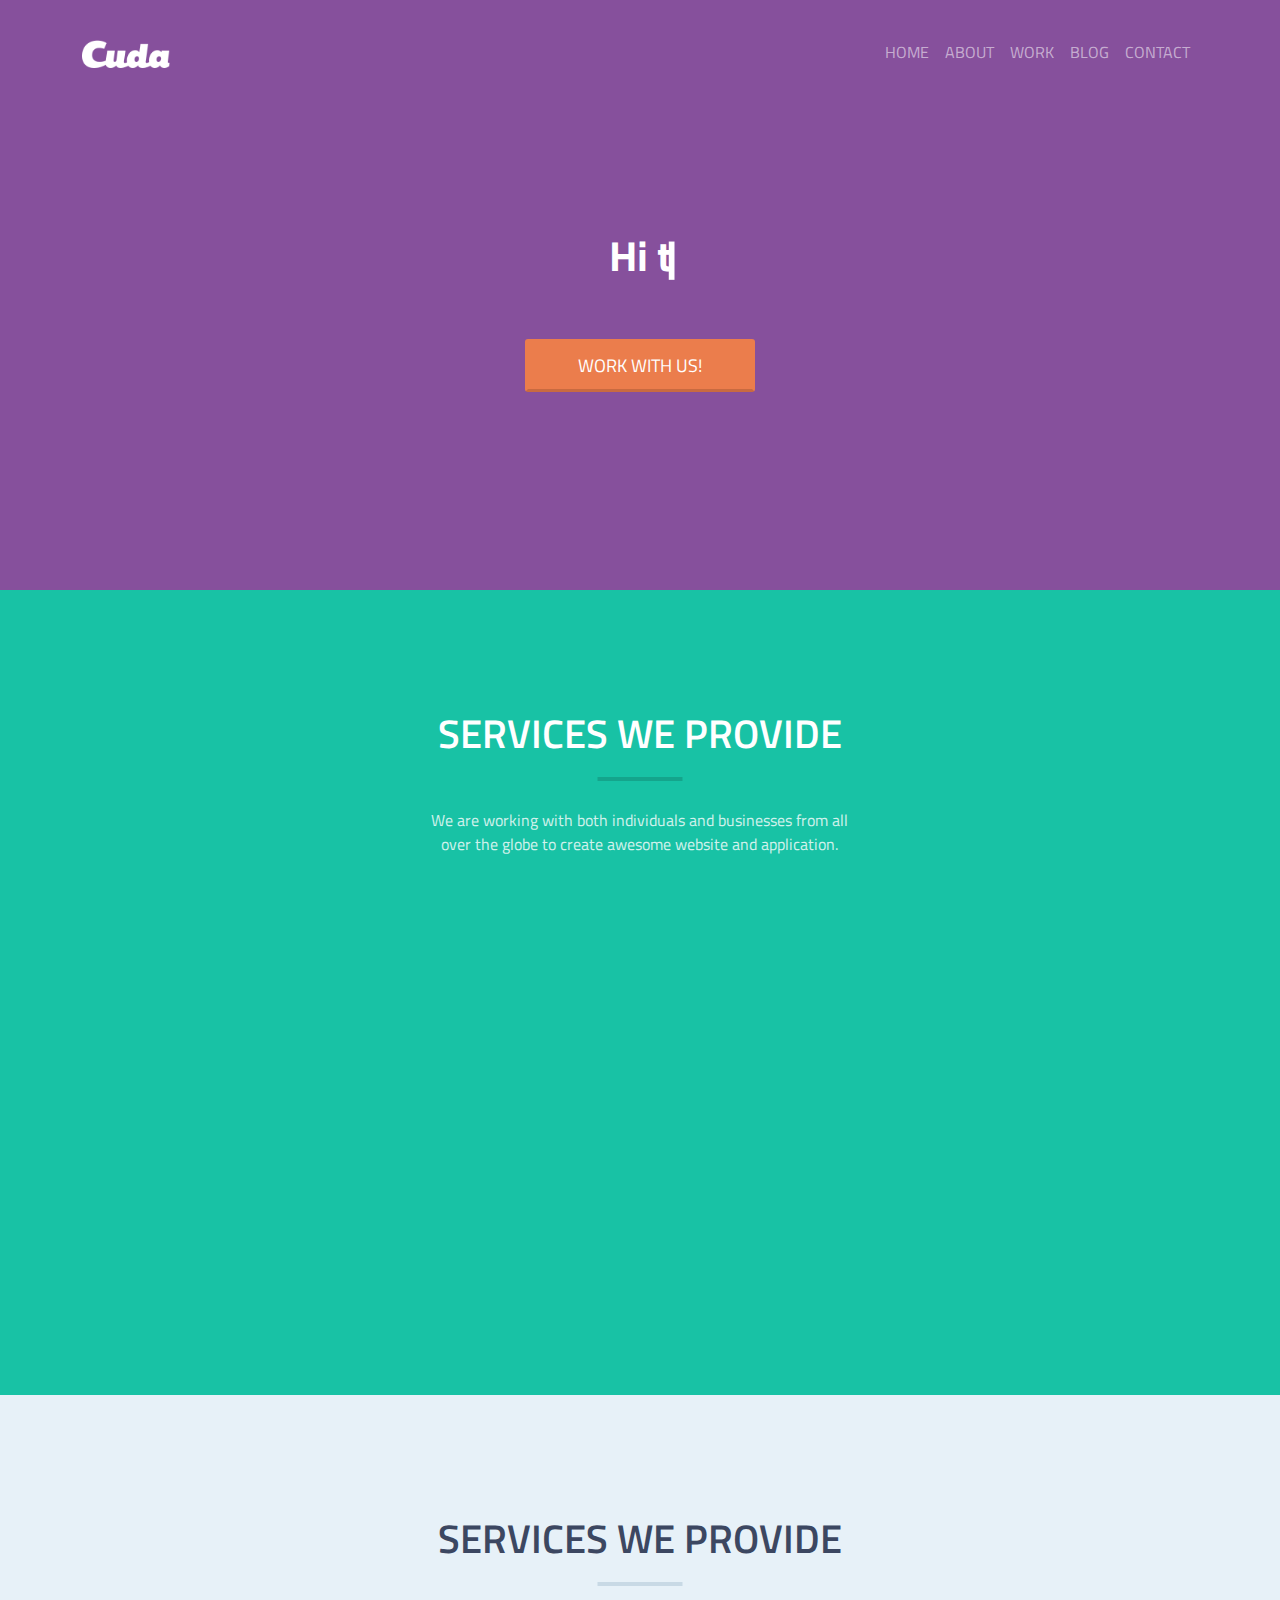
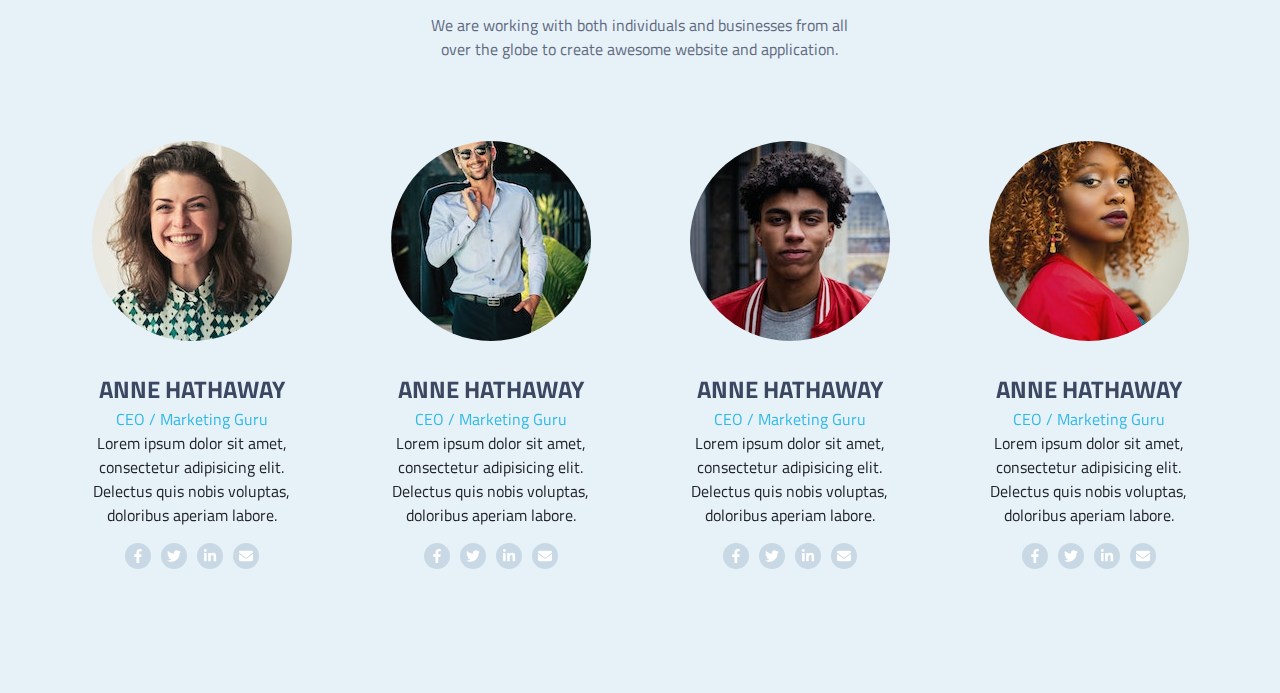
<file: cuda/index.html>
<!DOCTYPE html>
<html lang="en">

<head>
  <meta charset="UTF-8">
  <meta http-equiv="X-UA-Compatible" content="IE=edge">
  <meta name="viewport" content="width=device-width, initial-scale=1.0">
  <link rel="shortcut icon" href="./assets/img/cuda.png" type="image/x-icon">
  <title>Cuda | by Imran</title>

  <!-- connect bootstrap 5 css file -->
  <link rel="stylesheet" href="./assets/fw/bootstrap-5.2.0/css/bootstrap.min.css">

  <!-- connect font-awesome css file -->
  <link rel="stylesheet" href="./assets/icon/font-awesome/css/all.min.css">

  <!-- connect animate css file -->
  <link rel="stylesheet" href="./assets/lib/wow-js/css/animate.css">

  <!-- connect owl-carousel css file -->
  <link rel="stylesheet" href="./assets/lib/OwlCarousel2-develop/dist/assets/owl.carousel.min.css">

  <!-- connect owl-carousel default theme css file -->
  <link rel="stylesheet" href="./assets/lib/OwlCarousel2-develop/dist/assets/owl.theme.default.min.css">

  <!-- connect stylesheet css file -->
  <link rel="stylesheet" href="style.css">

</head>

<body>



  <!-- header area start -->
  <header id="header" class="header-area pt-4 pb-5">

    <!-- navigation area -->
    <nav class="navbar navbar-expand-md navbar-dark">
      <div class="container">
        <a class="navbar-brand" href="index.html">
          <img class="img-fluid w-75" src="./assets/img/cuda.png" alt="Cuda">
        </a>

        <button class="navbar-toggler" data-bs-toggle="collapse" data-bs-target="#main_menu">
          <span class="navbar-toggler-icon"></span>
        </button>

        <div id="main_menu" class="collapse navbar-collapse">
          <ul class="navbar-nav ms-auto text-uppercase">
            <li class="nav-item"><a class="nav-link" href="index.html">home</a></li>
            <li class="nav-item"><a class="nav-link" href="#">about</a></li>
            <li class="nav-item"><a class="nav-link" href="#">work</a></li>
            <li class="nav-item"><a class="nav-link" href="#">blog</a></li>
            <li class="nav-item"><a class="nav-link" href="#">contact</a></li>
          </ul>
        </div>

      </div>
    </nav>

    <!-- hero area start -->
    <div class="hero-area">
      <div class="container text-center">
        <h1 id="typeit" class="main-title"></h1>

        <a class="btn" href="#">work with us!</a>
      </div>
    </div>

  </header>
  <!-- header area end -->

  <!-- services area start -->
  <section id="services" class="services-area">
    <div class="container">

      <!-- section top area -->
      <div class="section-top">
        <h2 class="section-title">services we provide</h2>
        <p class="section-desc">We are working with both individuals and businesses from all over the globe to create
          awesome website and application.</p>
      </div>

      <!-- section contents area -->
      <div class="section-contents">
        <div class="row g-3 gy-md-5">

          <div class="col-md-6 col-lg-3 wow bounceInLeft" data-wow-delay="0s">
            <div class="item">
              <div class="icon">
                <img src="./assets/img/services/flag.png" alt="Flag" class="img-fluid">
              </div>
              <strong>branding</strong>
              <p>Lorem ipsum dolor sit amet, consectetur adipisicing elit. Et doloribus cumque architecto.</p>
            </div>
          </div>

          <div class="col-md-6 col-lg-3 wow bounceInUp" data-wow-delay="1s">
            <div class="item">
              <div class="icon">
                <img src="./assets/img/services/pencil.png" alt="Pencil" class="img-fluid">
              </div>
              <strong>design</strong>
              <p>Lorem ipsum dolor sit amet, consectetur adipisicing elit. Et doloribus cumque architecto.</p>
            </div>
          </div>

          <div class="col-md-6 col-lg-3 wow bounceInDown" data-wow-delay="2s">
            <div class="item">
              <div class="icon">
                <img src="./assets/img/services/gear.png" alt="Gear" class="img-fluid">
              </div>
              <strong>development</strong>
              <p>Lorem ipsum dolor sit amet, consectetur adipisicing elit. Et doloribus cumque architecto.</p>
            </div>
          </div>

          <div class="col-md-6 col-lg-3 wow bounceInRight" data-wow-delay="3s">
            <div class="item">
              <div class="icon">
                <img src="./assets/img/services/rocket.png" alt="Rocket" class="img-fluid">
              </div>
              <strong>rocket science</strong>
              <p>Lorem ipsum dolor sit amet, consectetur adipisicing elit. Et doloribus cumque architecto.</p>
            </div>
          </div>

        </div>
  </section>
  <!-- services area end -->

  <!-- team area start -->
  <section id="team" class="team-area">
    <div class="container">

      <!-- section top area -->
      <div class="section-top">
        <h2 class="section-title">services we provide</h2>
        <p class="section-desc">We are working with both individuals and businesses from all over the globe to create
          awesome website and application.</p>
      </div>

      <!-- section contents -->
      <div class="section-contents">
        <div class="all-team-member owl-carousel owl-theme">

          <div class="team-member">
            <img src="./assets/img/team/team_member (1).jpg" alt="Team member" class="profile-image">
            <strong class="profile-name">anne hathaway</strong>
            <span class="member-position">CEO / Marketing Guru</span>
            <p class="short-desc">Lorem ipsum dolor sit amet, consectetur adipisicing elit. Delectus quis nobis
              voluptas,
              doloribus aperiam labore.</p>

            <ul class="social-links">
              <li><a href="#"><i class="fab fa-facebook-f"></i></a></li>
              <li><a href="#"><i class="fab fa-twitter"></i></a></li>
              <li><a href="#"><i class="fab fa-linkedin-in"></i></a></li>
              <li><a href="#"><i class="fa fa-envelope"></i></a></li>
            </ul>
          </div>

          <div class="team-member">
            <img src="./assets/img/team/team_member (2).jpg" alt="Team member" class="profile-image">
            <strong class="profile-name">anne hathaway</strong>
            <span class="member-position">CEO / Marketing Guru</span>
            <p class="short-desc">Lorem ipsum dolor sit amet, consectetur adipisicing elit. Delectus quis nobis
              voluptas,
              doloribus aperiam labore.</p>

            <ul class="social-links">
              <li><a href="#"><i class="fab fa-facebook-f"></i></a></li>
              <li><a href="#"><i class="fab fa-twitter"></i></a></li>
              <li><a href="#"><i class="fab fa-linkedin-in"></i></a></li>
              <li><a href="#"><i class="fa fa-envelope"></i></a></li>
            </ul>
          </div>

          <div class="team-member">
            <img src="./assets/img/team/team_member (3).jpg" alt="Team member" class="profile-image">
            <strong class="profile-name">anne hathaway</strong>
            <span class="member-position">CEO / Marketing Guru</span>
            <p class="short-desc">Lorem ipsum dolor sit amet, consectetur adipisicing elit. Delectus quis nobis
              voluptas,
              doloribus aperiam labore.</p>

            <ul class="social-links">
              <li><a href="#"><i class="fab fa-facebook-f"></i></a></li>
              <li><a href="#"><i class="fab fa-twitter"></i></a></li>
              <li><a href="#"><i class="fab fa-linkedin-in"></i></a></li>
              <li><a href="#"><i class="fa fa-envelope"></i></a></li>
            </ul>
          </div>

          <div class="team-member">
            <img src="./assets/img/team/team_member (4).jpg" alt="Team member" class="profile-image">
            <strong class="profile-name">anne hathaway</strong>
            <span class="member-position">CEO / Marketing Guru</span>
            <p class="short-desc">Lorem ipsum dolor sit amet, consectetur adipisicing elit. Delectus quis nobis
              voluptas,
              doloribus aperiam labore.</p>

            <ul class="social-links">
              <li><a href="#"><i class="fab fa-facebook-f"></i></a></li>
              <li><a href="#"><i class="fab fa-twitter"></i></a></li>
              <li><a href="#"><i class="fab fa-linkedin-in"></i></a></li>
              <li><a href="#"><i class="fa fa-envelope"></i></a></li>
            </ul>
          </div>

          <div class="team-member">
            <img src="./assets/img/team/team_member (5).jpg" alt="Team member" class="profile-image">
            <strong class="profile-name">anne hathaway</strong>
            <span class="member-position">CEO / Marketing Guru</span>
            <p class="short-desc">Lorem ipsum dolor sit amet, consectetur adipisicing elit. Delectus quis nobis
              voluptas,
              doloribus aperiam labore.</p>

            <ul class="social-links">
              <li><a href="#"><i class="fab fa-facebook-f"></i></a></li>
              <li><a href="#"><i class="fab fa-twitter"></i></a></li>
              <li><a href="#"><i class="fab fa-linkedin-in"></i></a></li>
              <li><a href="#"><i class="fa fa-envelope"></i></a></li>
            </ul>
          </div>

          <div class="team-member">
            <img src="./assets/img/team/team_member (6).jpg" alt="Team member" class="profile-image">
            <strong class="profile-name">anne hathaway</strong>
            <span class="member-position">CEO / Marketing Guru</span>
            <p class="short-desc">Lorem ipsum dolor sit amet, consectetur adipisicing elit. Delectus quis nobis
              voluptas,
              doloribus aperiam labore.</p>

            <ul class="social-links">
              <li><a href="#"><i class="fab fa-facebook-f"></i></a></li>
              <li><a href="#"><i class="fab fa-twitter"></i></a></li>
              <li><a href="#"><i class="fab fa-linkedin-in"></i></a></li>
              <li><a href="#"><i class="fa fa-envelope"></i></a></li>
            </ul>
          </div>

        </div>
      </div>

    </div>
  </section>
  <!-- team area end -->

  <!-- connect jQuery plugin -->
  <script src="https://code.jquery.com/jquery-3.6.1.min.js"></script>

  <!-- connect owl-carousel plugin -->
  <script src="./assets/lib/OwlCarousel2-develop/dist/owl.carousel.min.js"></script>

  <!-- connect font-awesome js file -->
  <script src="./assets/icon/font-awesome/js/all.min.js"></script>

  <!-- connect popper plugin -->
  <script src="./assets/lib/propper/popper.min.js"></script>

  <!-- connect typeit plugin -->
  <script src="./assets/lib/typeit/index.umd.js"></script>

  <!-- connect wow-js plugin -->
  <script src="./assets/lib/wow-js/js/wow.min.js"></script>

  <!-- connect bootsrap 5 js file -->
  <script src="./assets/fw/bootstrap-5.2.0/js/bootstrap.bundle.min.js"></script>

  <!-- connect main js file -->
  <script src="./assets/js/main.js"></script>

</body>

</html>
</file>
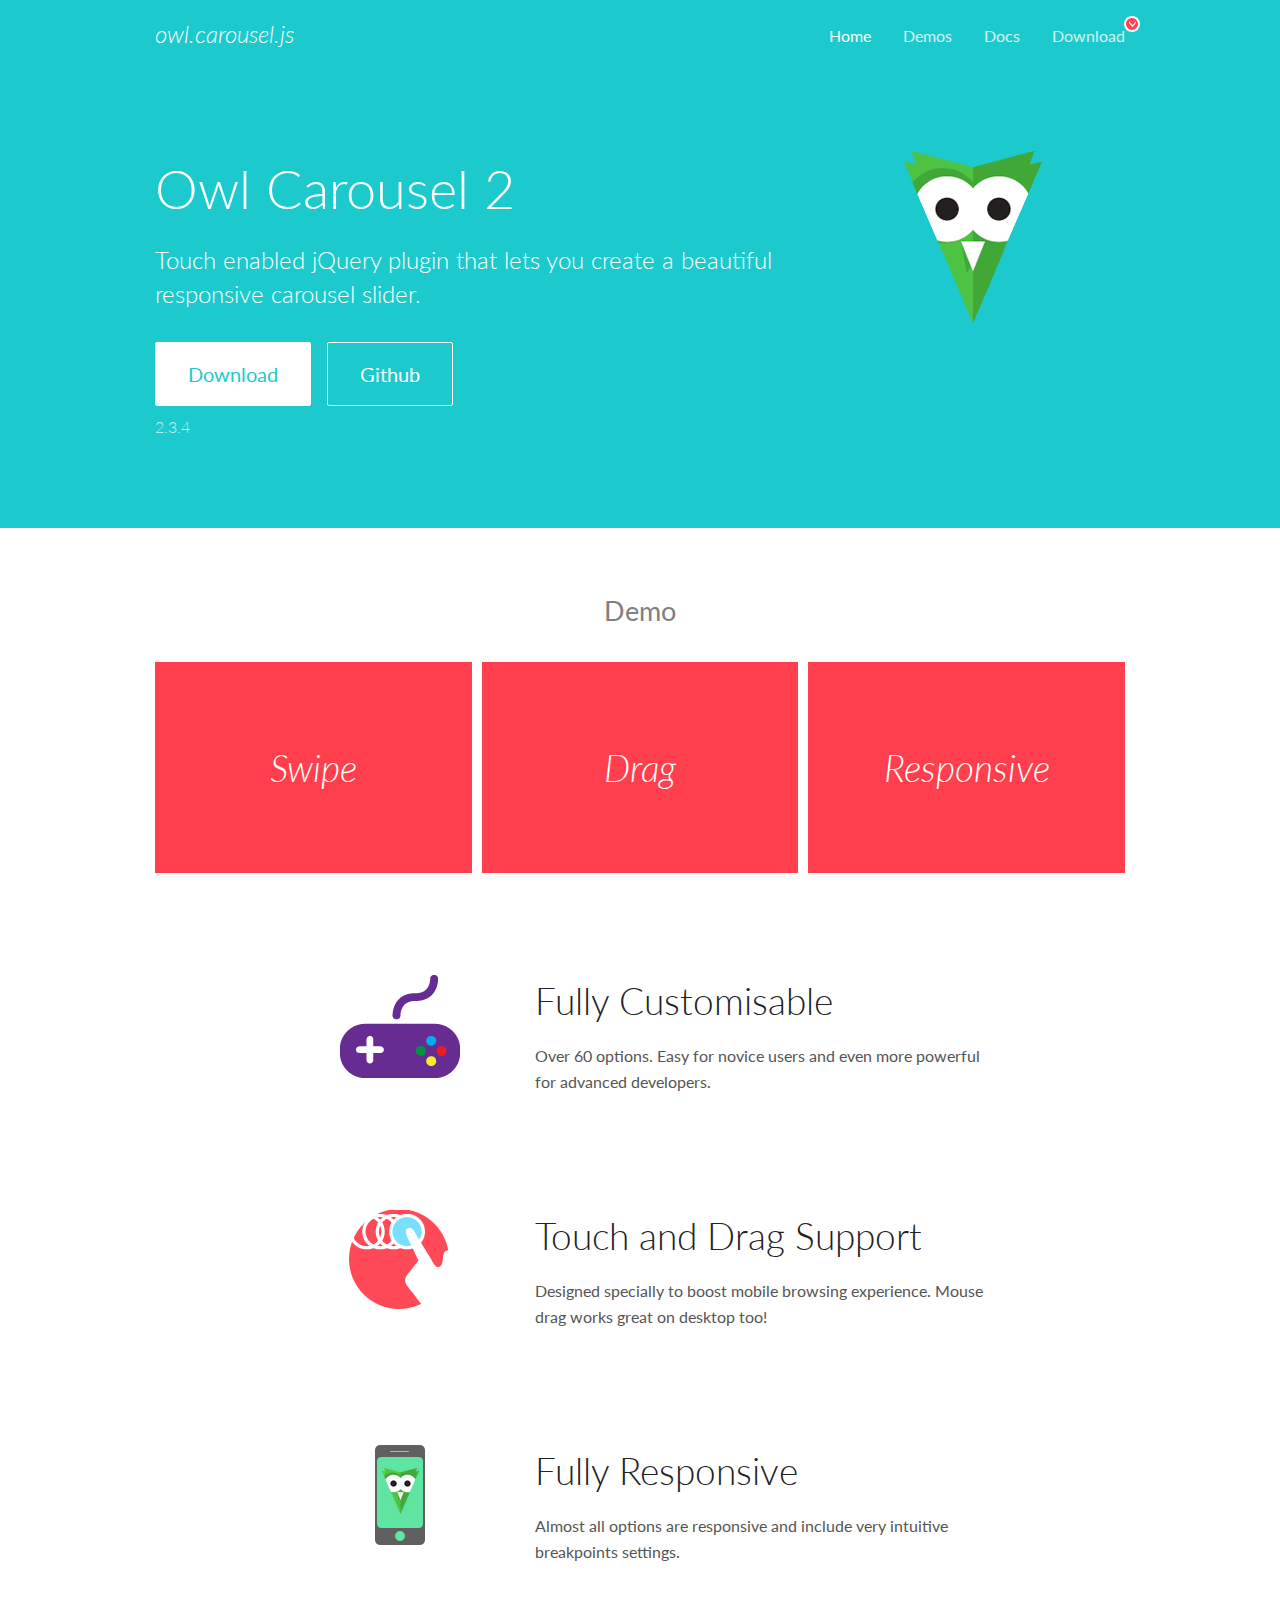
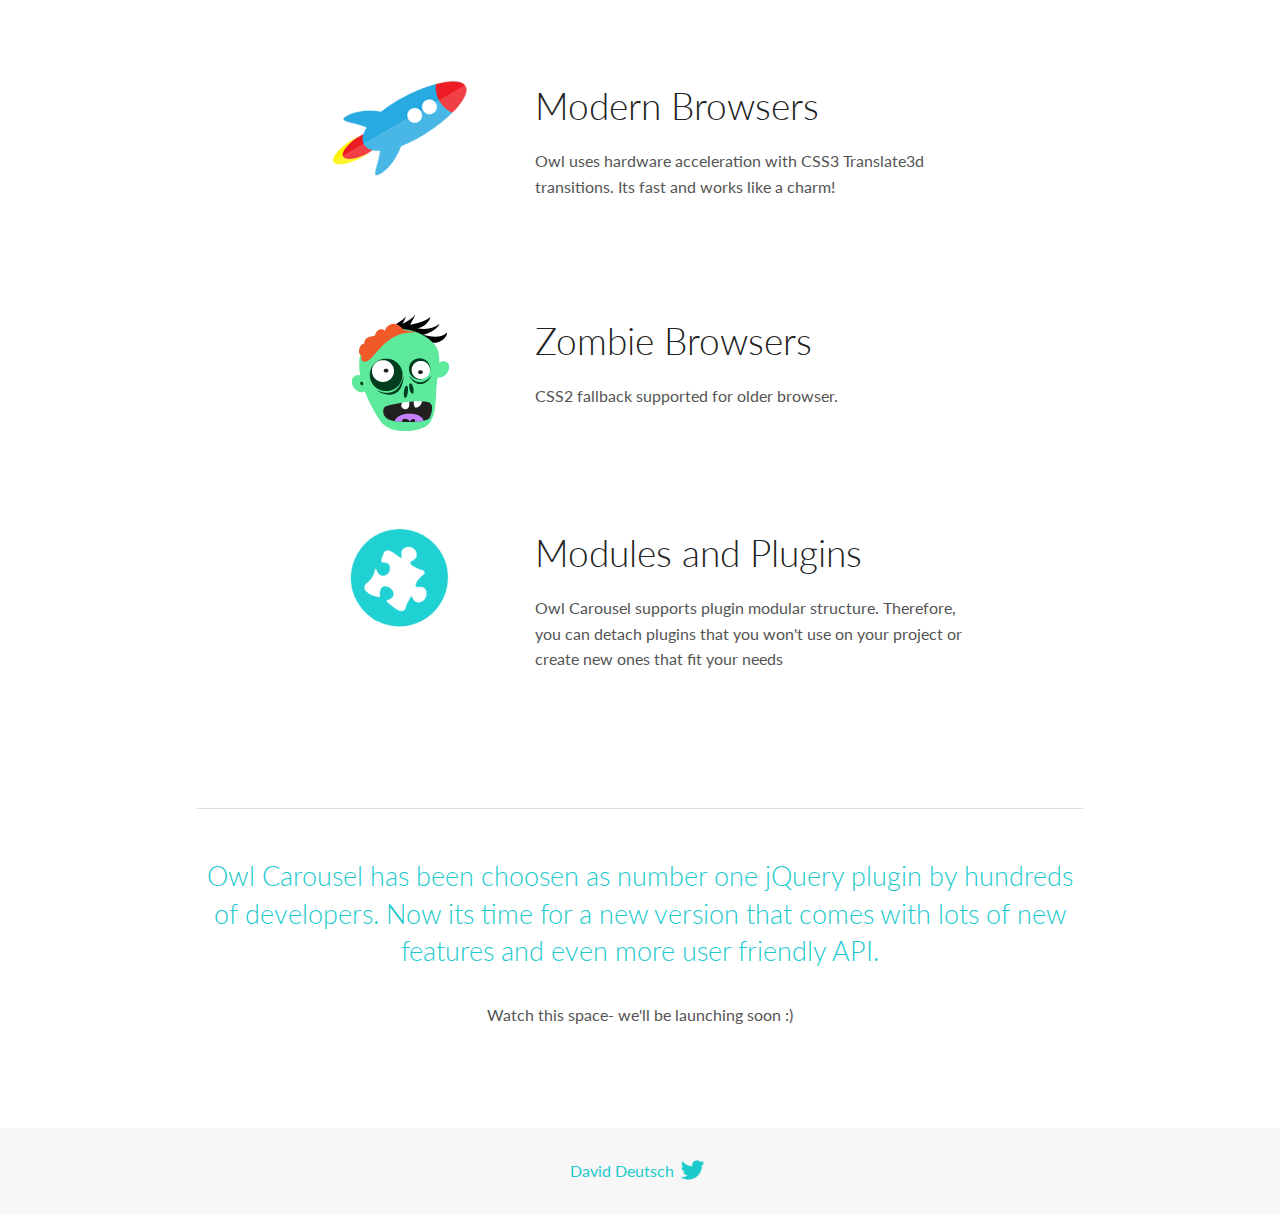
<file: cuda/assets/lib/OwlCarousel2-develop/docs/index.html>
<!DOCTYPE html>
<html lang="en">
  <head>

    <!-- head -->
    <meta charset="utf-8">
    <meta name="msapplication-tap-highlight" content="no" />
    <meta name="viewport" content="width=device-width, initial-scale=1.0" />
    <meta name="description" content="Touch enabled jQuery plugin that lets you create beautiful responsive carousel slider.">
    <meta name="author" content="David Deutsch">
    <title>
      Home | Owl Carousel | 2.3.4
    </title>

    <!-- Stylesheets -->
    <link href='https://fonts.googleapis.com/css?family=Lato:300,400,700,400italic,300italic' rel='stylesheet' type='text/css'>
    <link rel="stylesheet" href="assets/css/docs.theme.min.css">

    <!-- Owl Stylesheets -->
    <link rel="stylesheet" href="assets/owlcarousel/assets/owl.carousel.min.css">
    <link rel="stylesheet" href="assets/owlcarousel/assets/owl.theme.default.min.css">

    <!-- HTML5 shim and Respond.js IE8 support of HTML5 elements and media queries -->

    <!--[if lt IE 9]>
      <script src="https://oss.maxcdn.com/libs/html5shiv/3.7.0/html5shiv.js"></script>
      <script src="https://oss.maxcdn.com/libs/respond.js/1.3.0/respond.min.js"></script>
    <![endif]-->

    <!-- Favicons -->
    <link rel="apple-touch-icon-precomposed" sizes="144x144" href="assets/ico/apple-touch-icon-144-precomposed.png">
    <link rel="shortcut icon" href="assets/ico/favicon.png">
    <link rel="shortcut icon" href="favicon.ico">

    <!-- Yeah i know js should not be in header. Its required for demos.-->

    <!-- javascript -->
    <script src="assets/vendors/jquery.min.js"></script>
    <script src="assets/owlcarousel/owl.carousel.js"></script>
  </head>
  <body>

    <!-- header -->
    <header class="header">
      <div class="row">
        <div class="large-12 columns">
          <div class="brand left">
            <h3>
              <a href="/OwlCarousel2/">owl.carousel.js</a> 
            </h3>
          </div>
          <a id="toggle-nav" class="right">
            <span></span> <span></span> <span></span> 
          </a> 
          <div class="nav-bar">
            <ul class="clearfix">
              <li class="active">
                <a href="/OwlCarousel2/index.html">Home</a> 
              </li>
              <li> <a href="/OwlCarousel2/demos/demos.html">Demos</a>  </li>
              <li> <a href="/OwlCarousel2/docs/started-welcome.html">Docs</a>  </li>
              <li>
                <a href="https://github.com/OwlCarousel2/OwlCarousel2/archive/2.3.4.zip">Download</a> 
                <span class="download"></span> 
              </li>
            </ul>
          </div>
        </div>
      </div>
    </header>

    <!-- home panel -->
    <section id="hero">
      <div class="row">
        <div class="large-8 medium-8 columns">
          <h1>Owl Carousel 2</h1>
          <h4>Touch enabled jQuery plugin that lets you create a beautiful responsive carousel slider.</h4>
          <a href="https://github.com/OwlCarousel2/OwlCarousel2/archive/2.3.4.zip" class="hero-button">Download</a> 
          <a href="https://github.com/OwlCarousel2/OwlCarousel2" class="hero-button outline">Github</a> 
          <p>2.3.4</p>
        </div>
        <div class="large-4 medium-4 columns">
          <img class="owl-logo" src="assets/img/owl-logo.png" alt="mr. Owl">
        </div>
      </div>
    </section>

    <!-- body -->
    <div class="home-demo">
      <div class="row">
        <div class="large-12 columns">
          <h3>Demo</h3>
          <div class="owl-carousel">
            <div class="item">
              <h2>Swipe</h2>
            </div>
            <div class="item">
              <h2>Drag</h2>
            </div>
            <div class="item">
              <h2>Responsive</h2>
            </div>
            <div class="item">
              <h2>CSS3</h2>
            </div>
            <div class="item">
              <h2>Fast</h2>
            </div>
            <div class="item">
              <h2>Easy</h2>
            </div>
            <div class="item">
              <h2>Free</h2>
            </div>
            <div class="item">
              <h2>Upgradable</h2>
            </div>
            <div class="item">
              <h2>Tons of options</h2>
            </div>
            <div class="item">
              <h2>Infinity</h2>
            </div>
            <div class="item">
              <h2>Auto Width</h2>
            </div>
          </div>
        </div>
      </div>
    </div>
    <script>
      var owl = $('.owl-carousel');
      owl.owlCarousel({
        margin: 10,
        loop: true,
        responsive: {
          0: {
            items: 1
          },
          600: {
            items: 2
          },
          1000: {
            items: 3
          }
        }
      })
    </script>

    <!-- features -->
    <div id="features">
      <div class="row">
        <div class="small-12 medium-9 small-centered columns">
          <section class="row feature">
            <div class="medium-4 small-12 columns">
              <img src="assets/img/feature-options.png" alt="">
            </div>
            <div class="medium-8 small-12 columns">
              <h2>Fully Customisable</h2>
              <p>Over 60 options. Easy for novice users and even more powerful for advanced developers.</p>
            </div>
          </section>
          <section class="row feature">
            <div class="medium-4 small-12 columns">
              <img src="assets/img/feature-drag.png" alt="">
            </div>
            <div class="medium-8 small-12 columns">
              <h2>Touch and Drag Support</h2>
              <p>Designed specially to boost mobile browsing experience. Mouse drag works great on desktop too!</p>
            </div>
          </section>
          <section class="row feature">
            <div class="medium-4 small-12 columns">
              <img src="assets/img/feature-responsive.png" alt="">
            </div>
            <div class="medium-8 small-12 columns">
              <h2>Fully Responsive</h2>
              <p>Almost all options are responsive and include very intuitive breakpoints settings.</p>
            </div>
          </section>
          <section class="row feature">
            <div class="medium-4 small-12 columns">
              <img src="assets/img/feature-modern.png" alt="">
            </div>
            <div class="medium-8 small-12 columns">
              <h2>Modern Browsers</h2>
              <p>Owl uses hardware acceleration with CSS3 Translate3d transitions. Its fast and works like a charm! </p>
            </div>
          </section>
          <section class="row feature">
            <div class="medium-4 small-12 columns">
              <img src="assets/img/feature-zombie.png" alt="">
            </div>
            <div class="medium-8 small-12 columns">
              <h2>Zombie Browsers</h2>
              <p>CSS2 fallback supported for older browser.</p>
            </div>
          </section>
          <section class="row feature">
            <div class="medium-4 small-12 columns">
              <img src="assets/img/feature-module.png" alt="">
            </div>
            <div class="medium-8 small-12 columns">
              <h2>Modules and Plugins</h2>
              <p>Owl Carousel supports plugin modular structure. Therefore, you can detach plugins that you won&#x27;t use on your project or create new ones that fit your needs</p>
            </div>
          </section>
        </div>
      </div>
    </div>

    <!-- footer -->
    <section id="teaser-text">
      <div class="row">
        <div class="small-12 medium-11 small-centered columns">
          <hr>
          <h3 id="owl-carousel-has-been-choosen-as-number-one-jquery-plugin-by-hundreds-of-developers-now-its-time-for-a-new-version-that-comes-with-lots-of-new-features-and-even-more-user-friendly-api-">Owl Carousel has been choosen as number one jQuery plugin by hundreds of developers. Now its time for a new version that comes with lots of new features and even more user friendly API.</h3>
          <p>Watch this space- we&#39;ll be launching soon :)</p>
        </div>
      </div>
    </section>

    <!-- footer -->
    <footer class="footer">
      <div class="row">
        <div class="large-12 columns">
          <h5>
            <a href="/OwlCarousel2/docs/support-contact.html">David Deutsch</a> 
            <a id="custom-tweet-button" href="https://twitter.com/share?url=https://github.com/OwlCarousel2/OwlCarousel2&text=Owl Carousel - This is so awesome! " target="_blank"></a> 
          </h5>
        </div>
      </div>
    </footer>

    <!-- vendors -->
    <script src="assets/vendors/highlight.js"></script>
    <script src="assets/js/app.js"></script>
  </body>
</html>
</file>
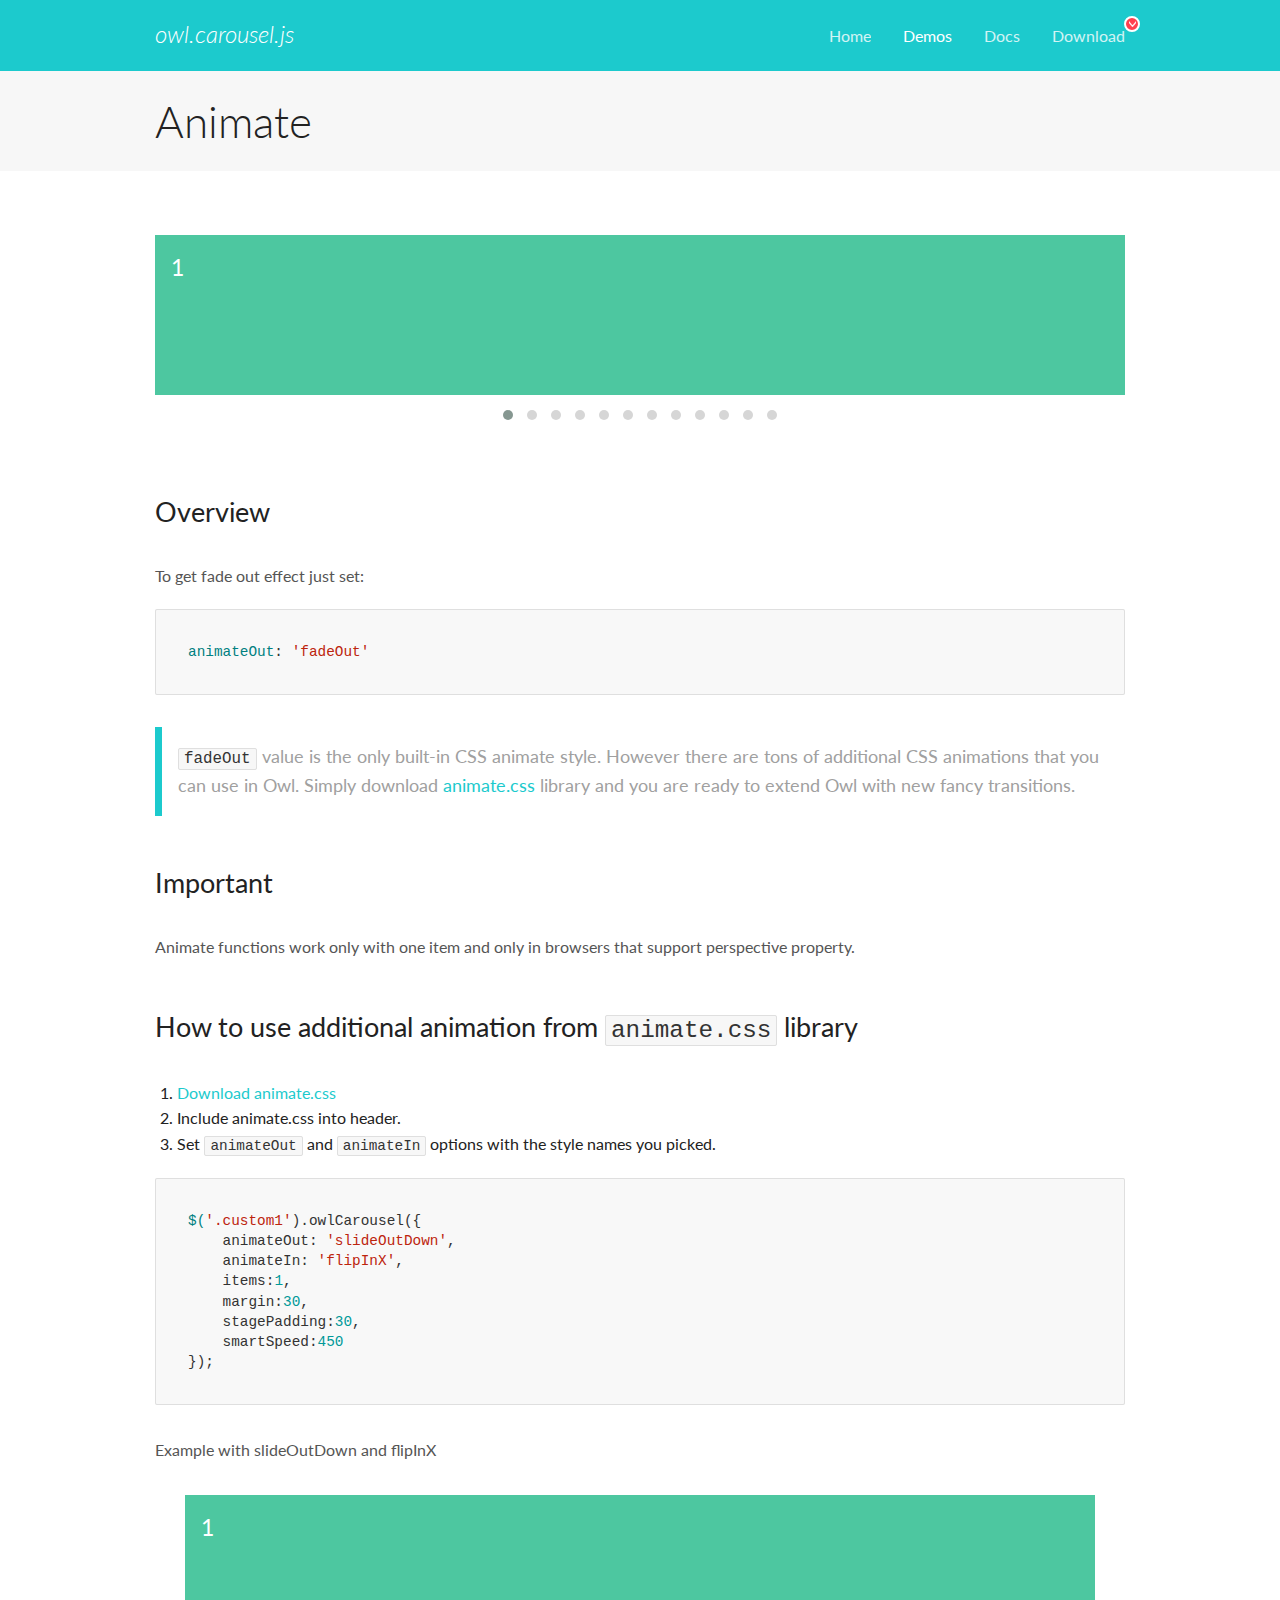
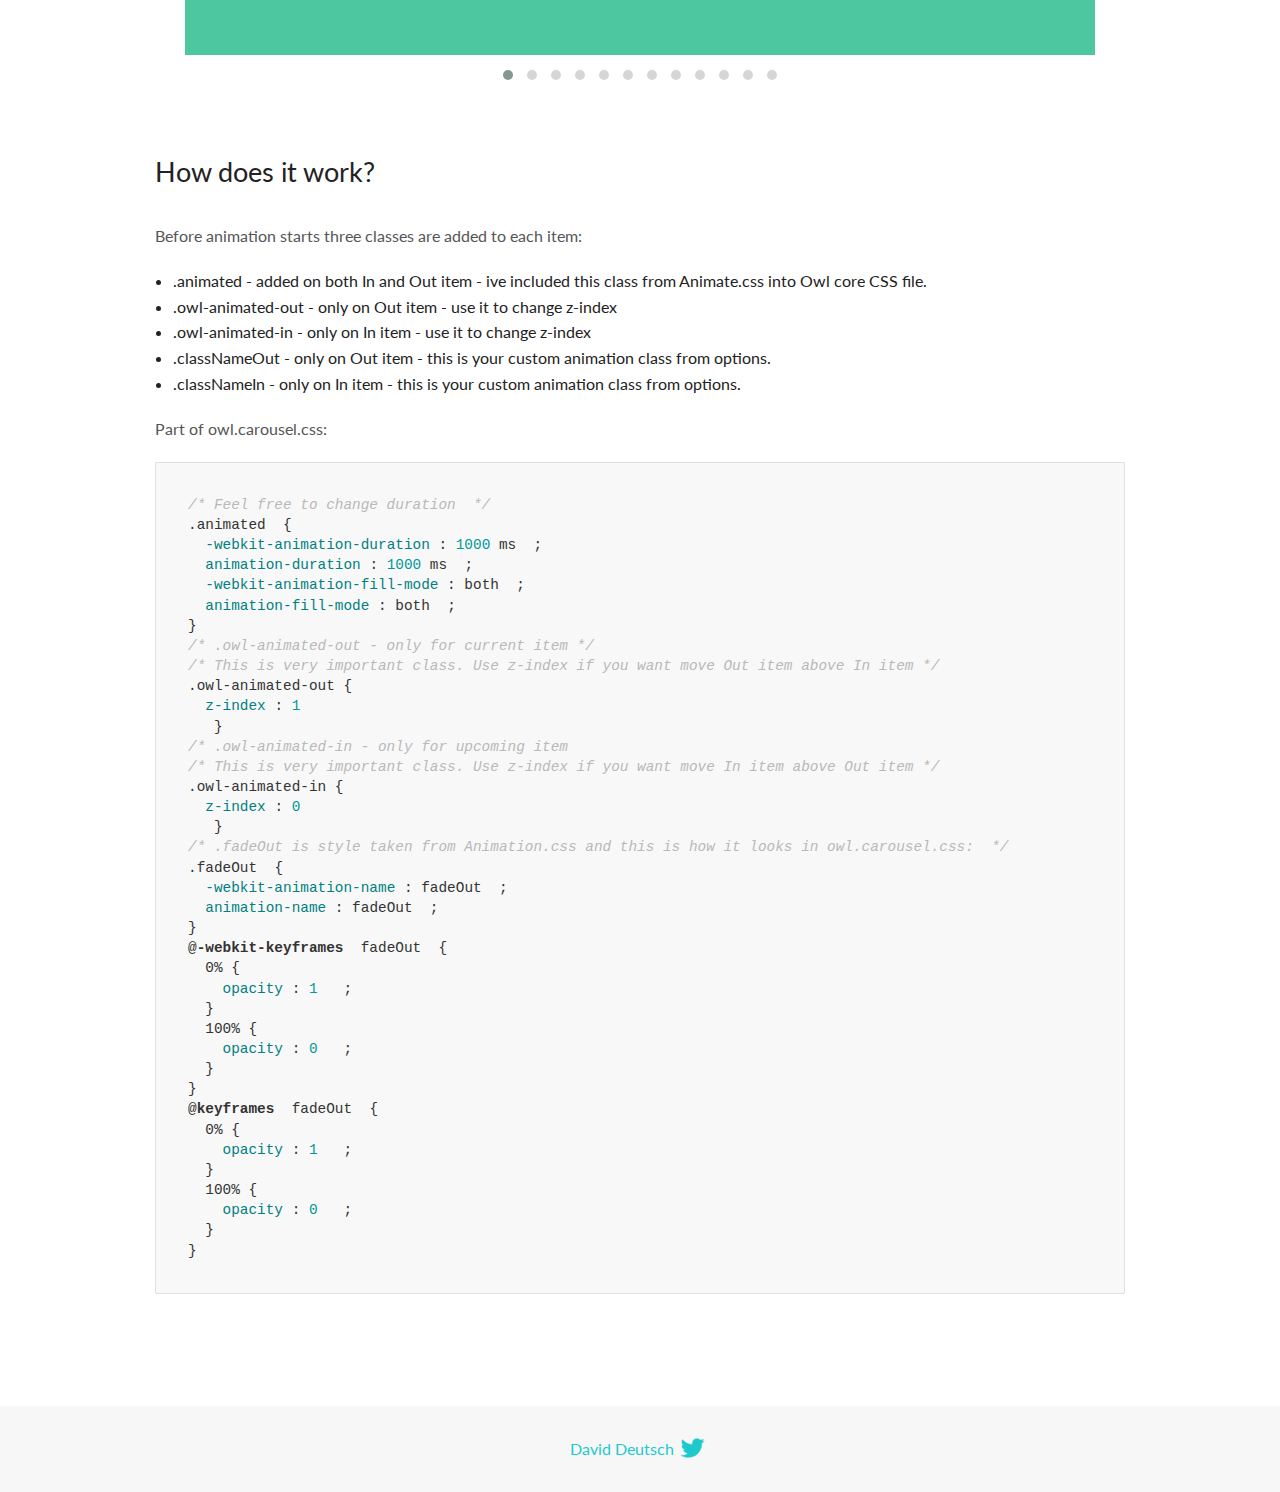
<file: cuda/assets/lib/OwlCarousel2-develop/docs/demos/animate.html>
<!DOCTYPE html>
<html lang="en">
  <head>

    <!-- head -->
    <meta charset="utf-8">
    <meta name="msapplication-tap-highlight" content="no" />
    <meta name="viewport" content="width=device-width, initial-scale=1.0" />
    <meta name="description" content="Animate carousel">
    <meta name="author" content="David Deutsch">
    <title>
      Animate Demo | Owl Carousel | 2.3.4
    </title>

    <!-- Stylesheets -->
    <link href='https://fonts.googleapis.com/css?family=Lato:300,400,700,400italic,300italic' rel='stylesheet' type='text/css'>
    <link rel="stylesheet" href="../assets/css/docs.theme.min.css">

    <!-- Owl Stylesheets -->
    <link rel="stylesheet" href="../assets/owlcarousel/assets/owl.carousel.min.css">
    <link rel="stylesheet" href="../assets/owlcarousel/assets/owl.theme.default.min.css">

    <!-- HTML5 shim and Respond.js IE8 support of HTML5 elements and media queries -->

    <!--[if lt IE 9]>
      <script src="https://oss.maxcdn.com/libs/html5shiv/3.7.0/html5shiv.js"></script>
      <script src="https://oss.maxcdn.com/libs/respond.js/1.3.0/respond.min.js"></script>
    <![endif]-->

    <!-- Favicons -->
    <link rel="apple-touch-icon-precomposed" sizes="144x144" href="../assets/ico/apple-touch-icon-144-precomposed.png">
    <link rel="shortcut icon" href="../assets/ico/favicon.png">
    <link rel="shortcut icon" href="favicon.ico">

    <!-- Yeah i know js should not be in header. Its required for demos.-->

    <!-- javascript -->
    <script src="../assets/vendors/jquery.min.js"></script>
    <script src="../assets/owlcarousel/owl.carousel.js"></script>
  </head>
  <body>

    <!-- header -->
    <header class="header">
      <div class="row">
        <div class="large-12 columns">
          <div class="brand left">
            <h3>
              <a href="/OwlCarousel2/">owl.carousel.js</a> 
            </h3>
          </div>
          <a id="toggle-nav" class="right">
            <span></span> <span></span> <span></span> 
          </a> 
          <div class="nav-bar">
            <ul class="clearfix">
              <li> <a href="/OwlCarousel2/index.html">Home</a>  </li>
              <li class="active">
                <a href="/OwlCarousel2/demos/demos.html">Demos</a> 
              </li>
              <li> <a href="/OwlCarousel2/docs/started-welcome.html">Docs</a>  </li>
              <li>
                <a href="https://github.com/OwlCarousel2/OwlCarousel2/archive/2.3.4.zip">Download</a> 
                <span class="download"></span> 
              </li>
            </ul>
          </div>
        </div>
      </div>
    </header>

    <!-- title -->
    <section class="title">
      <div class="row">
        <div class="large-12 columns">
          <h1>Animate</h1>
        </div>
      </div>
    </section>

    <!--  Demos -->
    <section id="demos">
      <div class="row">
        <div class="large-12 columns">
          <div class="fadeOut owl-carousel owl-theme">
            <div class="item">
              <h4>1</h4>
            </div>
            <div class="item">
              <h4>2</h4>
            </div>
            <div class="item">
              <h4>3</h4>
            </div>
            <div class="item">
              <h4>4</h4>
            </div>
            <div class="item">
              <h4>5</h4>
            </div>
            <div class="item">
              <h4>6</h4>
            </div>
            <div class="item">
              <h4>7</h4>
            </div>
            <div class="item">
              <h4>8</h4>
            </div>
            <div class="item">
              <h4>9</h4>
            </div>
            <div class="item">
              <h4>10</h4>
            </div>
            <div class="item">
              <h4>11</h4>
            </div>
            <div class="item">
              <h4>12</h4>
            </div>
          </div>
          <h3 id="overview">Overview</h3>
          <p>To get fade out effect just set:</p>
          <pre><code>animateOut: &#39;fadeOut&#39;</code></pre>
          <blockquote>
            <p><code>fadeOut</code> value is the only built-in CSS animate style. However there are tons of additional CSS animations that you can use in Owl. Simply download
              <a href="https://daneden.github.io/animate.css/">animate.css</a>  library and you are ready to extend Owl with new fancy transitions.</p>
          </blockquote>
          <h3 id="important">Important</h3>
          <p>Animate functions work only with one item and only in browsers that support perspective property.</p>
          <h3 id="how-to-use-additional-animation-from-animate-css-library">How to use additional animation from <code>animate.css</code> library</h3>
          <ol>
            <li> <a href="https://daneden.github.io/animate.css/">Download animate.css</a>  </li>
            <li>Include animate.css into header.</li>
            <li>Set <code>animateOut</code> and <code>animateIn</code> options with the style names you picked.</li>
          </ol>
          <pre><code>$(&#39;.custom1&#39;).owlCarousel({
    animateOut: &#39;slideOutDown&#39;,
    animateIn: &#39;flipInX&#39;,
    items:1,
    margin:30,
    stagePadding:30,
    smartSpeed:450
});</code></pre>
          <p>Example with slideOutDown and flipInX</p>
          <div class="custom1 owl-carousel owl-theme">
            <div class="item">
              <h4>1</h4>
            </div>
            <div class="item">
              <h4>2</h4>
            </div>
            <div class="item">
              <h4>3</h4>
            </div>
            <div class="item">
              <h4>4</h4>
            </div>
            <div class="item">
              <h4>5</h4>
            </div>
            <div class="item">
              <h4>6</h4>
            </div>
            <div class="item">
              <h4>7</h4>
            </div>
            <div class="item">
              <h4>8</h4>
            </div>
            <div class="item">
              <h4>9</h4>
            </div>
            <div class="item">
              <h4>10</h4>
            </div>
            <div class="item">
              <h4>11</h4>
            </div>
            <div class="item">
              <h4>12</h4>
            </div>
          </div>
          <h3 id="how-does-it-work-">How does it work?</h3>
          <p>Before animation starts three classes are added to each item:</p>
          <ul>
            <li>.animated - added on both In and Out item - ive included this class from Animate.css into Owl core CSS file.</li>
            <li>.owl-animated-out - only on Out item - use it to change z-index</li>
            <li>.owl-animated-in - only on In item - use it to change z-index</li>
            <li>.classNameOut - only on Out item - this is your custom animation class from options.</li>
            <li>.classNameIn - only on In item - this is your custom animation class from options.</li>
          </ul>
          <p>Part of owl.carousel.css:</p>
          <pre><code class="language-css"><span class="comment">/* Feel free to change duration  */</span> 
<span class="class">.animated</span>  <span class="rules">{
  <span class="rule"><span class="attribute">-webkit-animation-duration</span> :<span class="value"> <span class="number">1000</span> ms</span> </span> ;
  <span class="rule"><span class="attribute">animation-duration</span> :<span class="value"> <span class="number">1000</span> ms</span> </span> ;
  <span class="rule"><span class="attribute">-webkit-animation-fill-mode</span> :<span class="value"> both</span> </span> ;
  <span class="rule"><span class="attribute">animation-fill-mode</span> :<span class="value"> both</span> </span> ;
<span class="rule">}</span> </span> 
<span class="comment">/* .owl-animated-out - only for current item */</span> 
<span class="comment">/* This is very important class. Use z-index if you want move Out item above In item */</span> 
<span class="class">.owl-animated-out</span> <span class="rules">{
  <span class="rule"><span class="attribute">z-index</span> :<span class="value"> <span class="number">1</span> 
</span> </span> </span> }
<span class="comment">/* .owl-animated-in - only for upcoming item
/* This is very important class. Use z-index if you want move In item above Out item */</span> 
<span class="class">.owl-animated-in</span> <span class="rules">{
  <span class="rule"><span class="attribute">z-index</span> :<span class="value"> <span class="number">0</span> 
</span> </span> </span> }
<span class="comment">/* .fadeOut is style taken from Animation.css and this is how it looks in owl.carousel.css:  */</span> 
<span class="class">.fadeOut</span>  <span class="rules">{
  <span class="rule"><span class="attribute">-webkit-animation-name</span> :<span class="value"> fadeOut</span> </span> ;
  <span class="rule"><span class="attribute">animation-name</span> :<span class="value"> fadeOut</span> </span> ;
<span class="rule">}</span> </span> 
<span class="at_rule">@<span class="keyword">-webkit-keyframes</span>  fadeOut </span> {
  0% <span class="rules">{
    <span class="rule"><span class="attribute">opacity</span> :<span class="value"> <span class="number">1</span> </span> </span> ;
  <span class="rule">}</span> </span> 
  100% <span class="rules">{
    <span class="rule"><span class="attribute">opacity</span> :<span class="value"> <span class="number">0</span> </span> </span> ;
  <span class="rule">}</span> </span> 
}
<span class="at_rule">@<span class="keyword">keyframes</span>  fadeOut </span> {
  0% <span class="rules">{
    <span class="rule"><span class="attribute">opacity</span> :<span class="value"> <span class="number">1</span> </span> </span> ;
  <span class="rule">}</span> </span> 
  100% <span class="rules">{
    <span class="rule"><span class="attribute">opacity</span> :<span class="value"> <span class="number">0</span> </span> </span> ;
  <span class="rule">}</span> </span> 
}</code></pre>
          <link rel="stylesheet" href="../assets/css/animate.css">
          <script>
            jQuery(document).ready(function($) {
              $('.fadeOut').owlCarousel({
                items: 1,
                animateOut: 'fadeOut',
                loop: true,
                margin: 10,
              });
              $('.custom1').owlCarousel({
                animateOut: 'slideOutDown',
                animateIn: 'flipInX',
                items: 1,
                margin: 30,
                stagePadding: 30,
                smartSpeed: 450
              });
            });
          </script>
        </div>
      </div>
    </section>

    <!-- footer -->
    <footer class="footer">
      <div class="row">
        <div class="large-12 columns">
          <h5>
            <a href="/OwlCarousel2/docs/support-contact.html">David Deutsch</a> 
            <a id="custom-tweet-button" href="https://twitter.com/share?url=https://github.com/OwlCarousel2/OwlCarousel2&text=Owl Carousel - This is so awesome! " target="_blank"></a> 
          </h5>
        </div>
      </div>
    </footer>

    <!-- vendors -->
    <script src="../assets/vendors/highlight.js"></script>
    <script src="../assets/js/app.js"></script>
  </body>
</html>
</file>
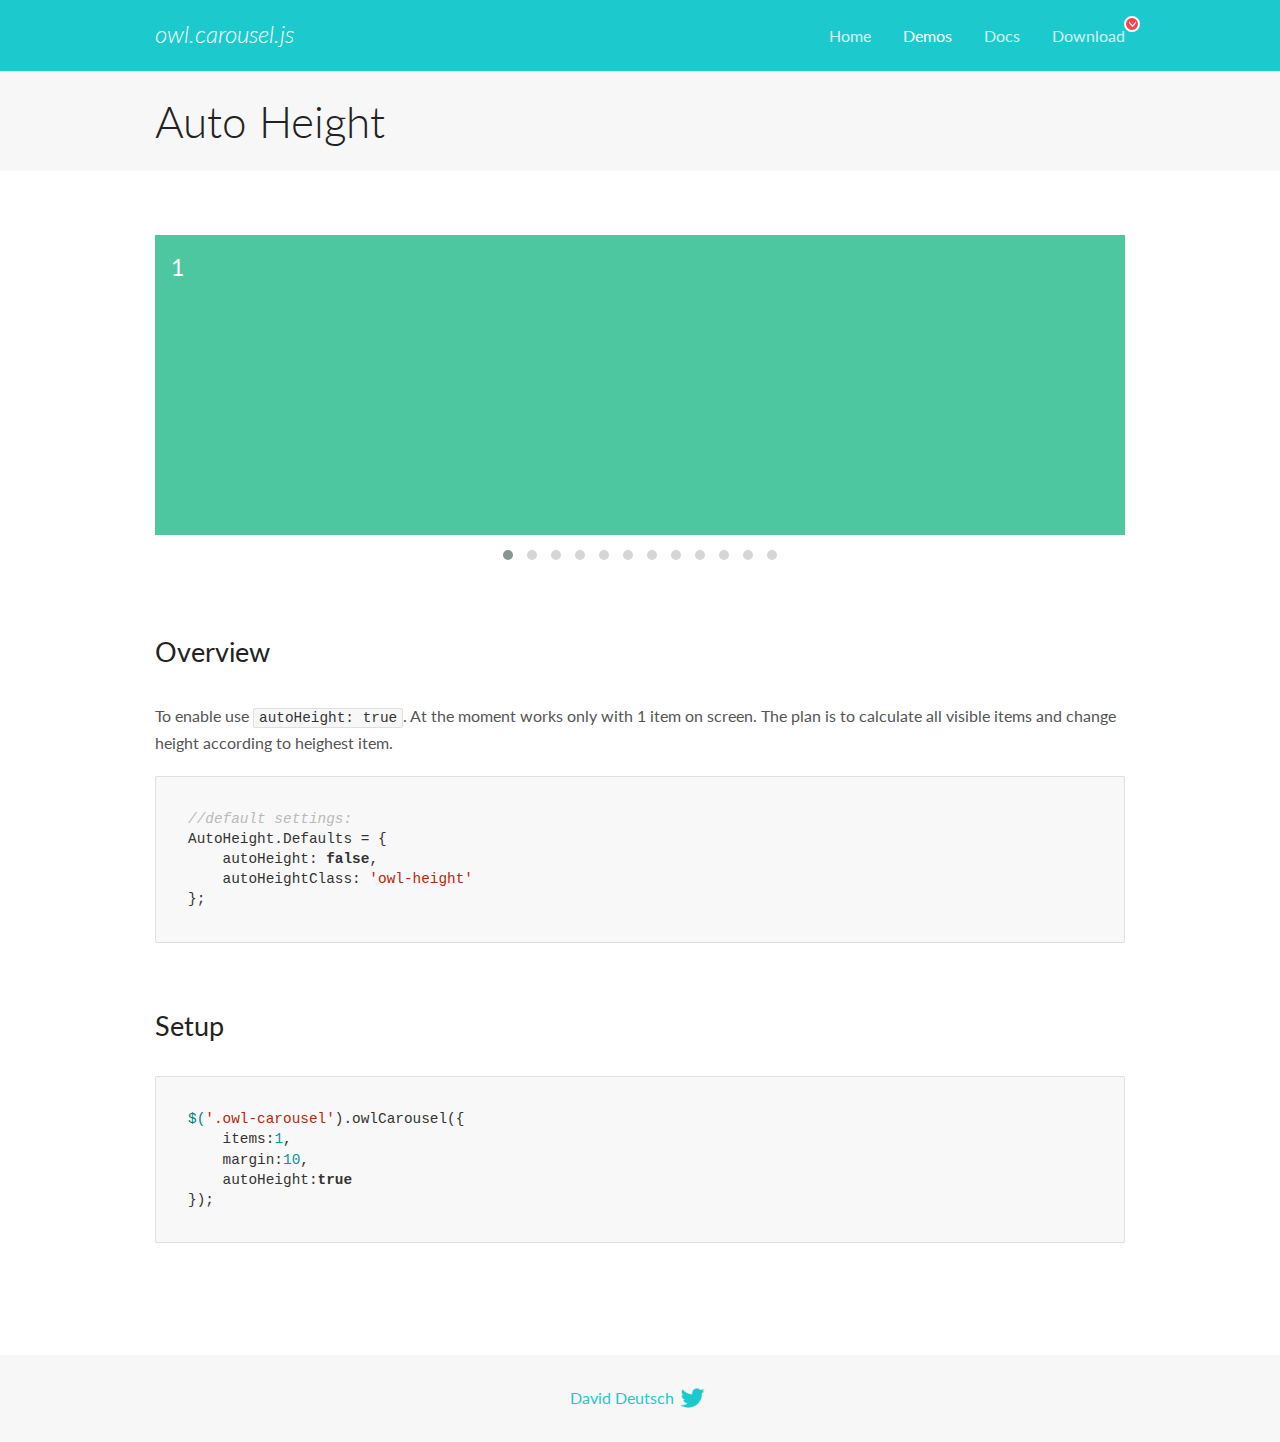
<file: cuda/assets/lib/OwlCarousel2-develop/docs/demos/autoheight.html>
<!DOCTYPE html>
<html lang="en">
  <head>

    <!-- head -->
    <meta charset="utf-8">
    <meta name="msapplication-tap-highlight" content="no" />
    <meta name="viewport" content="width=device-width, initial-scale=1.0" />
    <meta name="description" content="autoHeight usage demo">
    <meta name="author" content="David Deutsch">
    <title>
      Auto Height Demo | Owl Carousel | 2.3.4
    </title>

    <!-- Stylesheets -->
    <link href='https://fonts.googleapis.com/css?family=Lato:300,400,700,400italic,300italic' rel='stylesheet' type='text/css'>
    <link rel="stylesheet" href="../assets/css/docs.theme.min.css">

    <!-- Owl Stylesheets -->
    <link rel="stylesheet" href="../assets/owlcarousel/assets/owl.carousel.min.css">
    <link rel="stylesheet" href="../assets/owlcarousel/assets/owl.theme.default.min.css">

    <!-- HTML5 shim and Respond.js IE8 support of HTML5 elements and media queries -->

    <!--[if lt IE 9]>
      <script src="https://oss.maxcdn.com/libs/html5shiv/3.7.0/html5shiv.js"></script>
      <script src="https://oss.maxcdn.com/libs/respond.js/1.3.0/respond.min.js"></script>
    <![endif]-->

    <!-- Favicons -->
    <link rel="apple-touch-icon-precomposed" sizes="144x144" href="../assets/ico/apple-touch-icon-144-precomposed.png">
    <link rel="shortcut icon" href="../assets/ico/favicon.png">
    <link rel="shortcut icon" href="favicon.ico">

    <!-- Yeah i know js should not be in header. Its required for demos.-->

    <!-- javascript -->
    <script src="../assets/vendors/jquery.min.js"></script>
    <script src="../assets/owlcarousel/owl.carousel.js"></script>
  </head>
  <body>

    <!-- header -->
    <header class="header">
      <div class="row">
        <div class="large-12 columns">
          <div class="brand left">
            <h3>
              <a href="/OwlCarousel2/">owl.carousel.js</a> 
            </h3>
          </div>
          <a id="toggle-nav" class="right">
            <span></span> <span></span> <span></span> 
          </a> 
          <div class="nav-bar">
            <ul class="clearfix">
              <li> <a href="/OwlCarousel2/index.html">Home</a>  </li>
              <li class="active">
                <a href="/OwlCarousel2/demos/demos.html">Demos</a> 
              </li>
              <li> <a href="/OwlCarousel2/docs/started-welcome.html">Docs</a>  </li>
              <li>
                <a href="https://github.com/OwlCarousel2/OwlCarousel2/archive/2.3.4.zip">Download</a> 
                <span class="download"></span> 
              </li>
            </ul>
          </div>
        </div>
      </div>
    </header>

    <!-- title -->
    <section class="title">
      <div class="row">
        <div class="large-12 columns">
          <h1>Auto Height</h1>
        </div>
      </div>
    </section>

    <!--  Demos -->
    <section id="demos">
      <div class="row">
        <div class="large-12 columns">
          <div class="owl-carousel owl-theme">
            <div class="item" style="height:300px">
              <h4>1</h4>
            </div>
            <div class="item" style="height:100px">
              <h4>2</h4>
            </div>
            <div class="item" style="height:500px">
              <h4>3</h4>
            </div>
            <div class="item" style="height:250px">
              <h4>4</h4>
            </div>
            <div class="item" style="height:400px">
              <h4>5</h4>
            </div>
            <div class="item" style="height:500px">
              <h4>6</h4>
            </div>
            <div class="item" style="height:600px">
              <h4>7</h4>
            </div>
            <div class="item" style="height:400px">
              <h4>8</h4>
            </div>
            <div class="item" style="height:300px">
              <h4>9</h4>
            </div>
            <div class="item" style="height:350px">
              <h4>10</h4>
            </div>
            <div class="item" style="height:200px">
              <h4>11</h4>
            </div>
            <div class="item" style="height:150px">
              <h4>12</h4>
            </div>
          </div>
          <h3 id="overview">Overview</h3>
          <p>To enable use <code>autoHeight: true</code>. At the moment works only with 1 item on screen. The plan is to calculate all visible items and change height according to heighest item.</p>
          <pre><code>//default settings:
AutoHeight.Defaults = {
    autoHeight: false,
    autoHeightClass: &#39;owl-height&#39;
};</code></pre>
          <h3 id="setup">Setup</h3>
          <pre><code>$(&#39;.owl-carousel&#39;).owlCarousel({
    items:1,
    margin:10,
    autoHeight:true
});</code></pre>
          <script>
            $(document).ready(function() {
              $('.owl-carousel').owlCarousel({
                items: 1,
                margin: 10,
                autoHeight: true
              });
            })
          </script>
        </div>
      </div>
    </section>

    <!-- footer -->
    <footer class="footer">
      <div class="row">
        <div class="large-12 columns">
          <h5>
            <a href="/OwlCarousel2/docs/support-contact.html">David Deutsch</a> 
            <a id="custom-tweet-button" href="https://twitter.com/share?url=https://github.com/OwlCarousel2/OwlCarousel2&text=Owl Carousel - This is so awesome! " target="_blank"></a> 
          </h5>
        </div>
      </div>
    </footer>

    <!-- vendors -->
    <script src="../assets/vendors/highlight.js"></script>
    <script src="../assets/js/app.js"></script>
  </body>
</html>
</file>
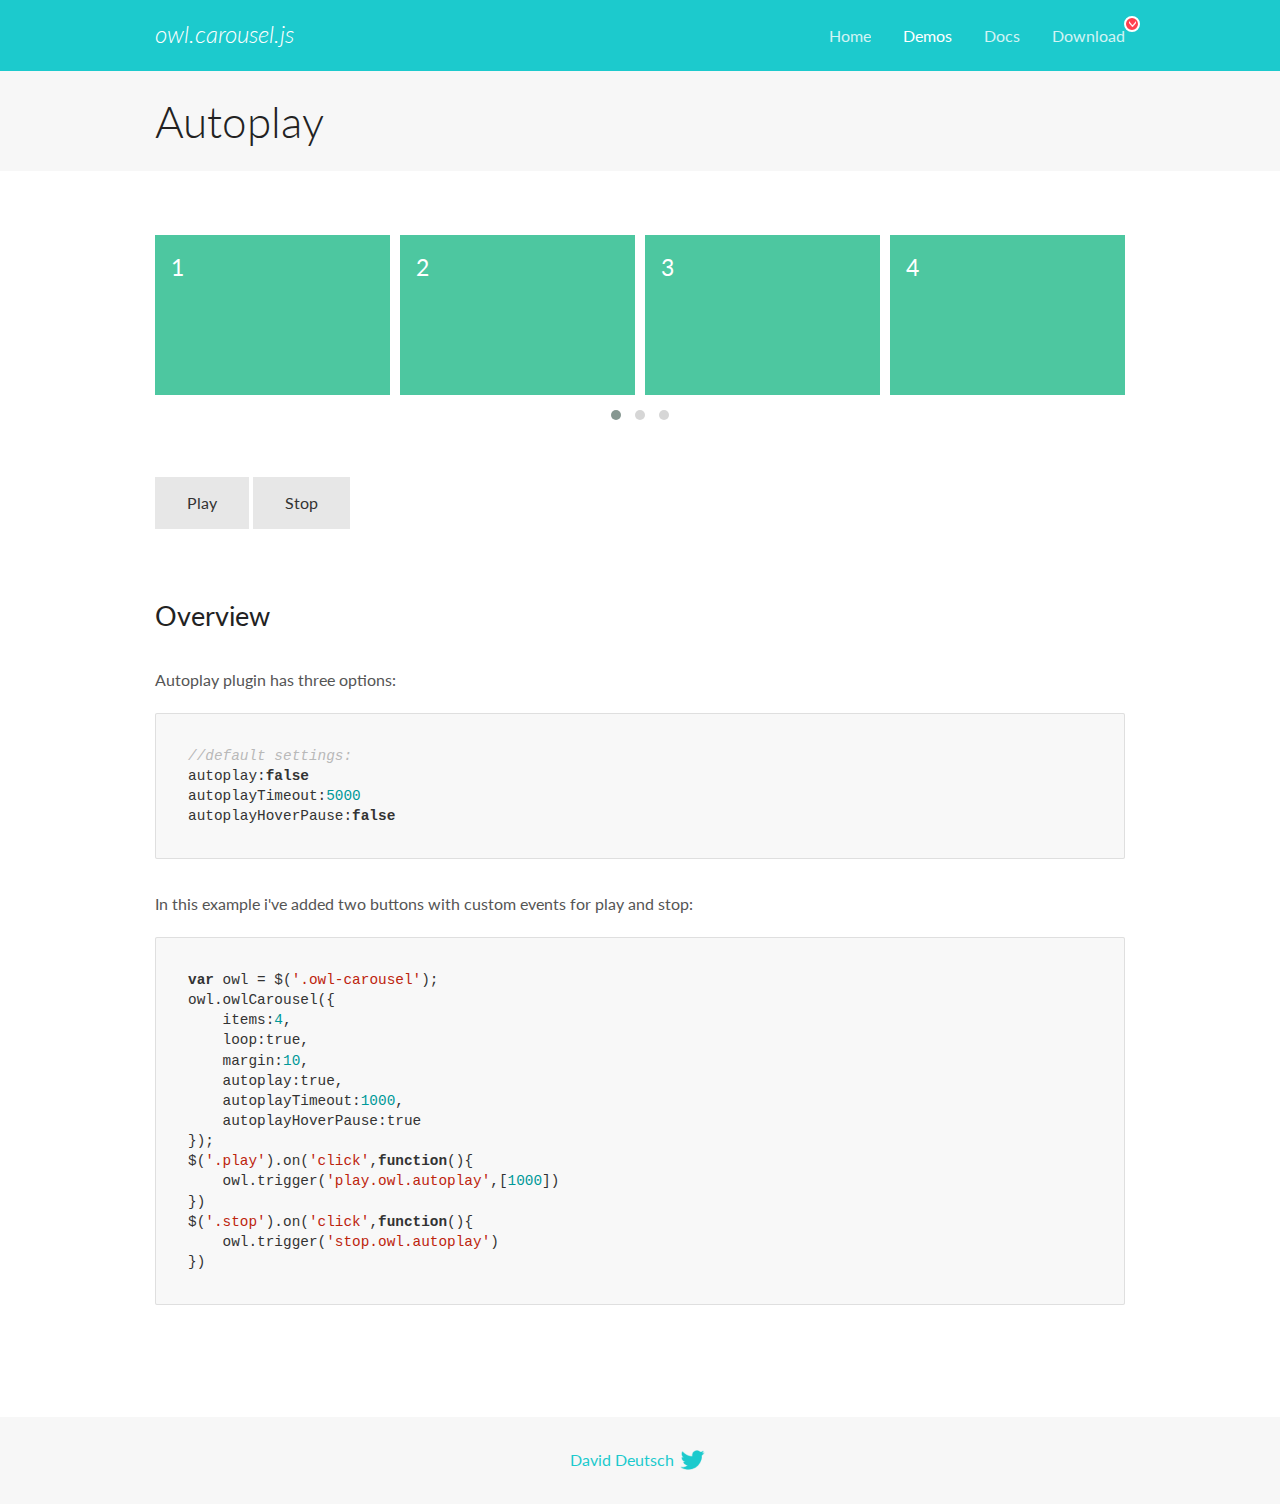
<file: cuda/assets/lib/OwlCarousel2-develop/docs/demos/autoplay.html>
<!DOCTYPE html>
<html lang="en">
  <head>

    <!-- head -->
    <meta charset="utf-8">
    <meta name="msapplication-tap-highlight" content="no" />
    <meta name="viewport" content="width=device-width, initial-scale=1.0" />
    <meta name="description" content="Autoplay usage demo">
    <meta name="author" content="David Deutsch">
    <title>
      Autoplay Demo | Owl Carousel | 2.3.4
    </title>

    <!-- Stylesheets -->
    <link href='https://fonts.googleapis.com/css?family=Lato:300,400,700,400italic,300italic' rel='stylesheet' type='text/css'>
    <link rel="stylesheet" href="../assets/css/docs.theme.min.css">

    <!-- Owl Stylesheets -->
    <link rel="stylesheet" href="../assets/owlcarousel/assets/owl.carousel.min.css">
    <link rel="stylesheet" href="../assets/owlcarousel/assets/owl.theme.default.min.css">

    <!-- HTML5 shim and Respond.js IE8 support of HTML5 elements and media queries -->

    <!--[if lt IE 9]>
      <script src="https://oss.maxcdn.com/libs/html5shiv/3.7.0/html5shiv.js"></script>
      <script src="https://oss.maxcdn.com/libs/respond.js/1.3.0/respond.min.js"></script>
    <![endif]-->

    <!-- Favicons -->
    <link rel="apple-touch-icon-precomposed" sizes="144x144" href="../assets/ico/apple-touch-icon-144-precomposed.png">
    <link rel="shortcut icon" href="../assets/ico/favicon.png">
    <link rel="shortcut icon" href="favicon.ico">

    <!-- Yeah i know js should not be in header. Its required for demos.-->

    <!-- javascript -->
    <script src="../assets/vendors/jquery.min.js"></script>
    <script src="../assets/owlcarousel/owl.carousel.js"></script>
  </head>
  <body>

    <!-- header -->
    <header class="header">
      <div class="row">
        <div class="large-12 columns">
          <div class="brand left">
            <h3>
              <a href="/OwlCarousel2/">owl.carousel.js</a> 
            </h3>
          </div>
          <a id="toggle-nav" class="right">
            <span></span> <span></span> <span></span> 
          </a> 
          <div class="nav-bar">
            <ul class="clearfix">
              <li> <a href="/OwlCarousel2/index.html">Home</a>  </li>
              <li class="active">
                <a href="/OwlCarousel2/demos/demos.html">Demos</a> 
              </li>
              <li> <a href="/OwlCarousel2/docs/started-welcome.html">Docs</a>  </li>
              <li>
                <a href="https://github.com/OwlCarousel2/OwlCarousel2/archive/2.3.4.zip">Download</a> 
                <span class="download"></span> 
              </li>
            </ul>
          </div>
        </div>
      </div>
    </header>

    <!-- title -->
    <section class="title">
      <div class="row">
        <div class="large-12 columns">
          <h1>Autoplay</h1>
        </div>
      </div>
    </section>

    <!--  Demos -->
    <section id="demos">
      <div class="row">
        <div class="large-12 columns">
          <div class="owl-carousel owl-theme">
            <div class="item">
              <h4>1</h4>
            </div>
            <div class="item">
              <h4>2</h4>
            </div>
            <div class="item">
              <h4>3</h4>
            </div>
            <div class="item">
              <h4>4</h4>
            </div>
            <div class="item">
              <h4>5</h4>
            </div>
            <div class="item">
              <h4>6</h4>
            </div>
            <div class="item">
              <h4>7</h4>
            </div>
            <div class="item">
              <h4>8</h4>
            </div>
            <div class="item">
              <h4>9</h4>
            </div>
            <div class="item">
              <h4>10</h4>
            </div>
            <div class="item">
              <h4>11</h4>
            </div>
            <div class="item">
              <h4>12</h4>
            </div>
          </div>
          <a class="button secondary play">Play</a> 
          <a class="button secondary stop">Stop</a> 
          <h3 id="overview">Overview</h3>
          <p>Autoplay plugin has three options:</p>
          <pre><code>//default settings:
autoplay:false
autoplayTimeout:5000
autoplayHoverPause:false</code></pre>
          <p>In this example i&#39;ve added two buttons with custom events for play and stop:</p>
          <pre><code>var owl = $(&#39;.owl-carousel&#39;);
owl.owlCarousel({
    items:4,
    loop:true,
    margin:10,
    autoplay:true,
    autoplayTimeout:1000,
    autoplayHoverPause:true
});
$(&#39;.play&#39;).on(&#39;click&#39;,function(){
    owl.trigger(&#39;play.owl.autoplay&#39;,[1000])
})
$(&#39;.stop&#39;).on(&#39;click&#39;,function(){
    owl.trigger(&#39;stop.owl.autoplay&#39;)
})</code></pre>
          <script>
            $(document).ready(function() {
              var owl = $('.owl-carousel');
              owl.owlCarousel({
                items: 4,
                loop: true,
                margin: 10,
                autoplay: true,
                autoplayTimeout: 1000,
                autoplayHoverPause: true
              });
              $('.play').on('click', function() {
                owl.trigger('play.owl.autoplay', [1000])
              })
              $('.stop').on('click', function() {
                owl.trigger('stop.owl.autoplay')
              })
            })
          </script>
        </div>
      </div>
    </section>

    <!-- footer -->
    <footer class="footer">
      <div class="row">
        <div class="large-12 columns">
          <h5>
            <a href="/OwlCarousel2/docs/support-contact.html">David Deutsch</a> 
            <a id="custom-tweet-button" href="https://twitter.com/share?url=https://github.com/OwlCarousel2/OwlCarousel2&text=Owl Carousel - This is so awesome! " target="_blank"></a> 
          </h5>
        </div>
      </div>
    </footer>

    <!-- vendors -->
    <script src="../assets/vendors/highlight.js"></script>
    <script src="../assets/js/app.js"></script>
  </body>
</html>
</file>
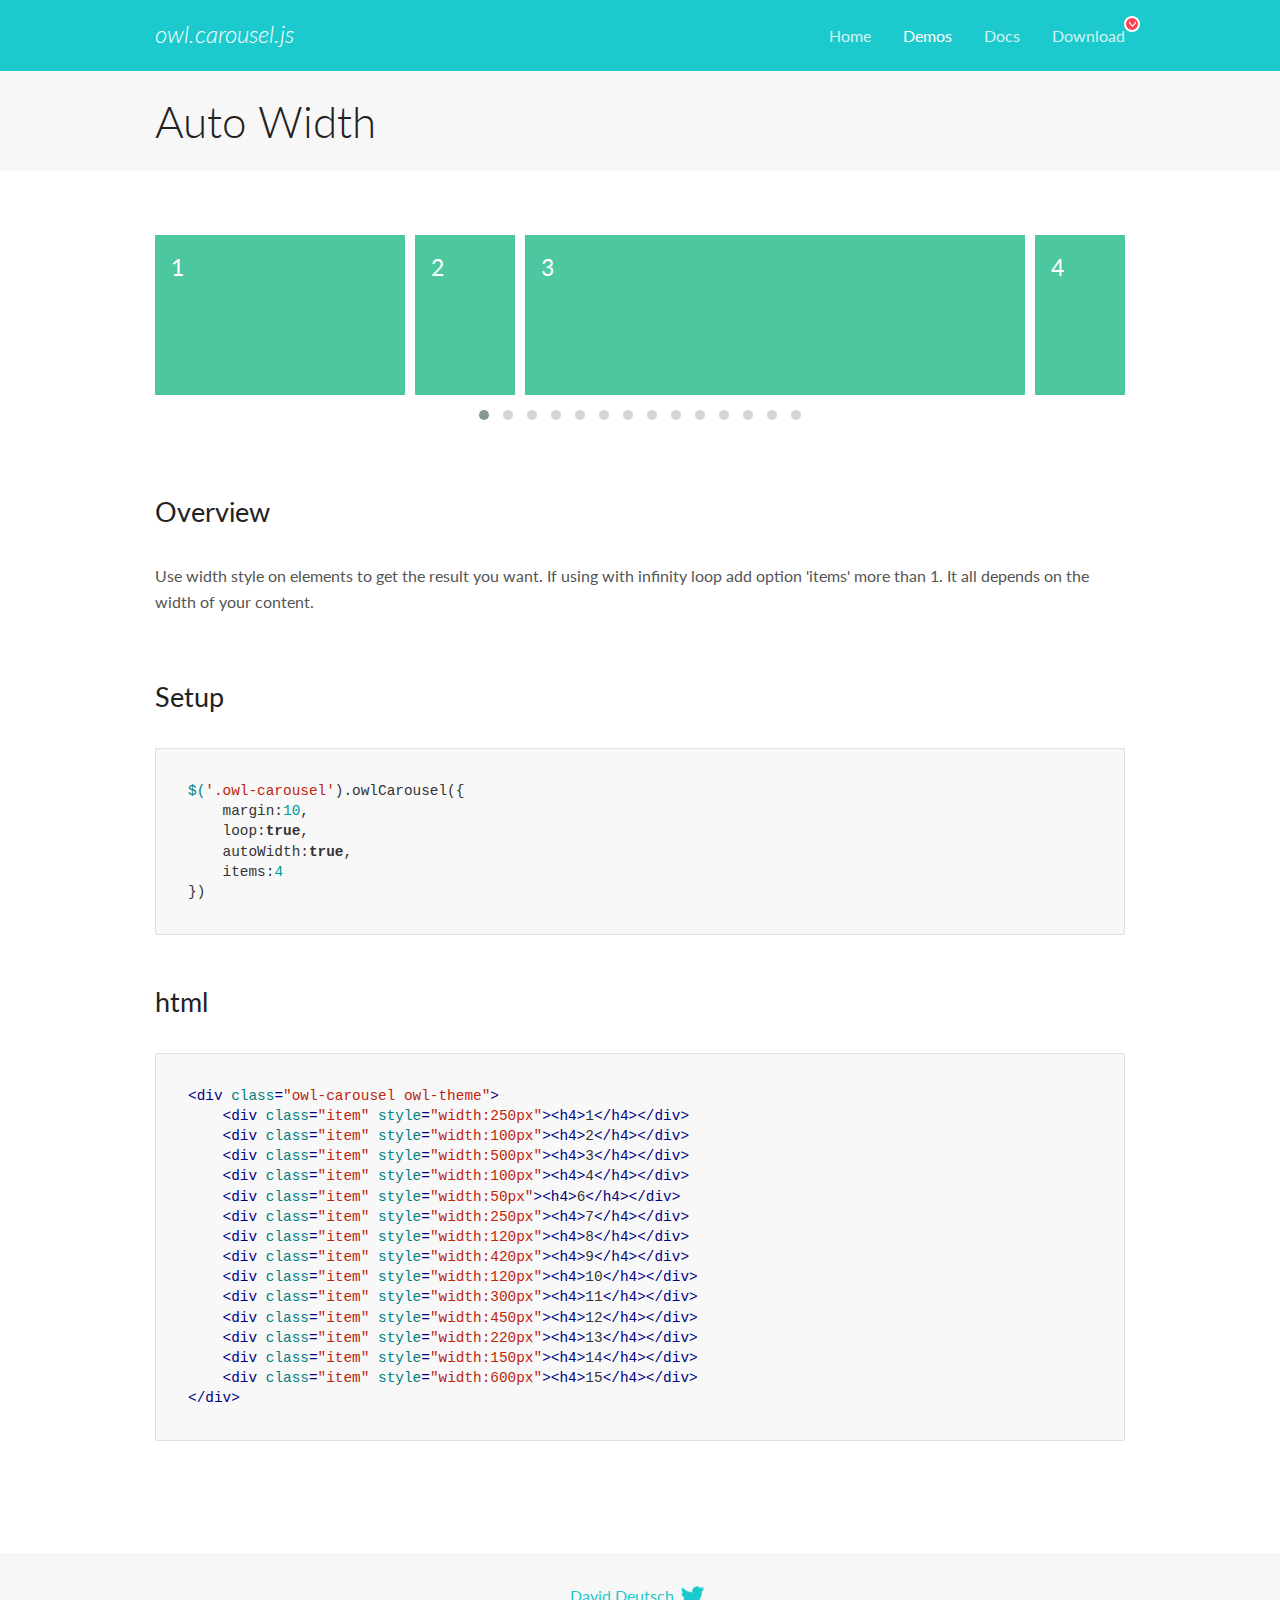
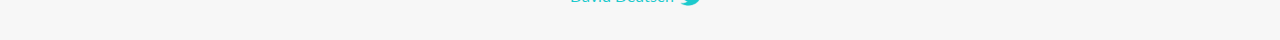
<file: cuda/assets/lib/OwlCarousel2-develop/docs/demos/autowidth.html>
<!DOCTYPE html>
<html lang="en">
  <head>

    <!-- head -->
    <meta charset="utf-8">
    <meta name="msapplication-tap-highlight" content="no" />
    <meta name="viewport" content="width=device-width, initial-scale=1.0" />
    <meta name="description" content="Auto Width">
    <meta name="author" content="David Deutsch">
    <title>
      Auto Width Demo | Owl Carousel | 2.3.4
    </title>

    <!-- Stylesheets -->
    <link href='https://fonts.googleapis.com/css?family=Lato:300,400,700,400italic,300italic' rel='stylesheet' type='text/css'>
    <link rel="stylesheet" href="../assets/css/docs.theme.min.css">

    <!-- Owl Stylesheets -->
    <link rel="stylesheet" href="../assets/owlcarousel/assets/owl.carousel.min.css">
    <link rel="stylesheet" href="../assets/owlcarousel/assets/owl.theme.default.min.css">

    <!-- HTML5 shim and Respond.js IE8 support of HTML5 elements and media queries -->

    <!--[if lt IE 9]>
      <script src="https://oss.maxcdn.com/libs/html5shiv/3.7.0/html5shiv.js"></script>
      <script src="https://oss.maxcdn.com/libs/respond.js/1.3.0/respond.min.js"></script>
    <![endif]-->

    <!-- Favicons -->
    <link rel="apple-touch-icon-precomposed" sizes="144x144" href="../assets/ico/apple-touch-icon-144-precomposed.png">
    <link rel="shortcut icon" href="../assets/ico/favicon.png">
    <link rel="shortcut icon" href="favicon.ico">

    <!-- Yeah i know js should not be in header. Its required for demos.-->

    <!-- javascript -->
    <script src="../assets/vendors/jquery.min.js"></script>
    <script src="../assets/owlcarousel/owl.carousel.js"></script>
  </head>
  <body>

    <!-- header -->
    <header class="header">
      <div class="row">
        <div class="large-12 columns">
          <div class="brand left">
            <h3>
              <a href="/OwlCarousel2/">owl.carousel.js</a> 
            </h3>
          </div>
          <a id="toggle-nav" class="right">
            <span></span> <span></span> <span></span> 
          </a> 
          <div class="nav-bar">
            <ul class="clearfix">
              <li> <a href="/OwlCarousel2/index.html">Home</a>  </li>
              <li class="active">
                <a href="/OwlCarousel2/demos/demos.html">Demos</a> 
              </li>
              <li> <a href="/OwlCarousel2/docs/started-welcome.html">Docs</a>  </li>
              <li>
                <a href="https://github.com/OwlCarousel2/OwlCarousel2/archive/2.3.4.zip">Download</a> 
                <span class="download"></span> 
              </li>
            </ul>
          </div>
        </div>
      </div>
    </header>

    <!-- title -->
    <section class="title">
      <div class="row">
        <div class="large-12 columns">
          <h1>Auto Width</h1>
        </div>
      </div>
    </section>

    <!--  Demos -->
    <section id="demos">
      <div class="row">
        <div class="large-12 columns">
          <div class="owl-carousel owl-theme">
            <div class="item" style="width:250px">
              <h4>1</h4>
            </div>
            <div class="item" style="width:100px">
              <h4>2</h4>
            </div>
            <div class="item" style="width:500px">
              <h4>3</h4>
            </div>
            <div class="item" style="width:100px">
              <h4>4</h4>
            </div>
            <div class="item" style="width:50px">
              <h4>6</h4>
            </div>
            <div class="item" style="width:250px">
              <h4>7</h4>
            </div>
            <div class="item" style="width:120px">
              <h4>8</h4>
            </div>
            <div class="item" style="width:420px">
              <h4>9</h4>
            </div>
            <div class="item" style="width:120px">
              <h4>10</h4>
            </div>
            <div class="item" style="width:300px">
              <h4>11</h4>
            </div>
            <div class="item" style="width:450px">
              <h4>12</h4>
            </div>
            <div class="item" style="width:220px">
              <h4>13</h4>
            </div>
            <div class="item" style="width:150px">
              <h4>14</h4>
            </div>
            <div class="item" style="width:600px">
              <h4>15</h4>
            </div>
          </div>
          <h3 id="overview">Overview</h3>
          <p>Use width style on elements to get the result you want. If using with infinity loop add option &#39;items&#39; more than 1. It all depends on the width of your content.</p>
          <h3 id="setup">Setup</h3>
          <pre><code>$(&#39;.owl-carousel&#39;).owlCarousel({
    margin:10,
    loop:true,
    autoWidth:true,
    items:4
})</code></pre>
          <h3 id="html">html</h3>
          <pre><code>&lt;div class=&quot;owl-carousel owl-theme&quot;&gt;
    &lt;div class=&quot;item&quot; style=&quot;width:250px&quot;&gt;&lt;h4&gt;1&lt;/h4&gt;&lt;/div&gt;
    &lt;div class=&quot;item&quot; style=&quot;width:100px&quot;&gt;&lt;h4&gt;2&lt;/h4&gt;&lt;/div&gt;
    &lt;div class=&quot;item&quot; style=&quot;width:500px&quot;&gt;&lt;h4&gt;3&lt;/h4&gt;&lt;/div&gt;
    &lt;div class=&quot;item&quot; style=&quot;width:100px&quot;&gt;&lt;h4&gt;4&lt;/h4&gt;&lt;/div&gt;
    &lt;div class=&quot;item&quot; style=&quot;width:50px&quot;&gt;&lt;h4&gt;6&lt;/h4&gt;&lt;/div&gt;
    &lt;div class=&quot;item&quot; style=&quot;width:250px&quot;&gt;&lt;h4&gt;7&lt;/h4&gt;&lt;/div&gt;
    &lt;div class=&quot;item&quot; style=&quot;width:120px&quot;&gt;&lt;h4&gt;8&lt;/h4&gt;&lt;/div&gt;
    &lt;div class=&quot;item&quot; style=&quot;width:420px&quot;&gt;&lt;h4&gt;9&lt;/h4&gt;&lt;/div&gt;
    &lt;div class=&quot;item&quot; style=&quot;width:120px&quot;&gt;&lt;h4&gt;10&lt;/h4&gt;&lt;/div&gt;
    &lt;div class=&quot;item&quot; style=&quot;width:300px&quot;&gt;&lt;h4&gt;11&lt;/h4&gt;&lt;/div&gt;
    &lt;div class=&quot;item&quot; style=&quot;width:450px&quot;&gt;&lt;h4&gt;12&lt;/h4&gt;&lt;/div&gt;
    &lt;div class=&quot;item&quot; style=&quot;width:220px&quot;&gt;&lt;h4&gt;13&lt;/h4&gt;&lt;/div&gt;
    &lt;div class=&quot;item&quot; style=&quot;width:150px&quot;&gt;&lt;h4&gt;14&lt;/h4&gt;&lt;/div&gt;
    &lt;div class=&quot;item&quot; style=&quot;width:600px&quot;&gt;&lt;h4&gt;15&lt;/h4&gt;&lt;/div&gt;
&lt;/div&gt;</code></pre>
          <script>
            $(document).ready(function() {
              $('.owl-carousel').owlCarousel({
                margin: 10,
                loop: true,
                autoWidth: true,
                items: 4
              })
            })
          </script>
        </div>
      </div>
    </section>

    <!-- footer -->
    <footer class="footer">
      <div class="row">
        <div class="large-12 columns">
          <h5>
            <a href="/OwlCarousel2/docs/support-contact.html">David Deutsch</a> 
            <a id="custom-tweet-button" href="https://twitter.com/share?url=https://github.com/OwlCarousel2/OwlCarousel2&text=Owl Carousel - This is so awesome! " target="_blank"></a> 
          </h5>
        </div>
      </div>
    </footer>

    <!-- vendors -->
    <script src="../assets/vendors/highlight.js"></script>
    <script src="../assets/js/app.js"></script>
  </body>
</html>
</file>
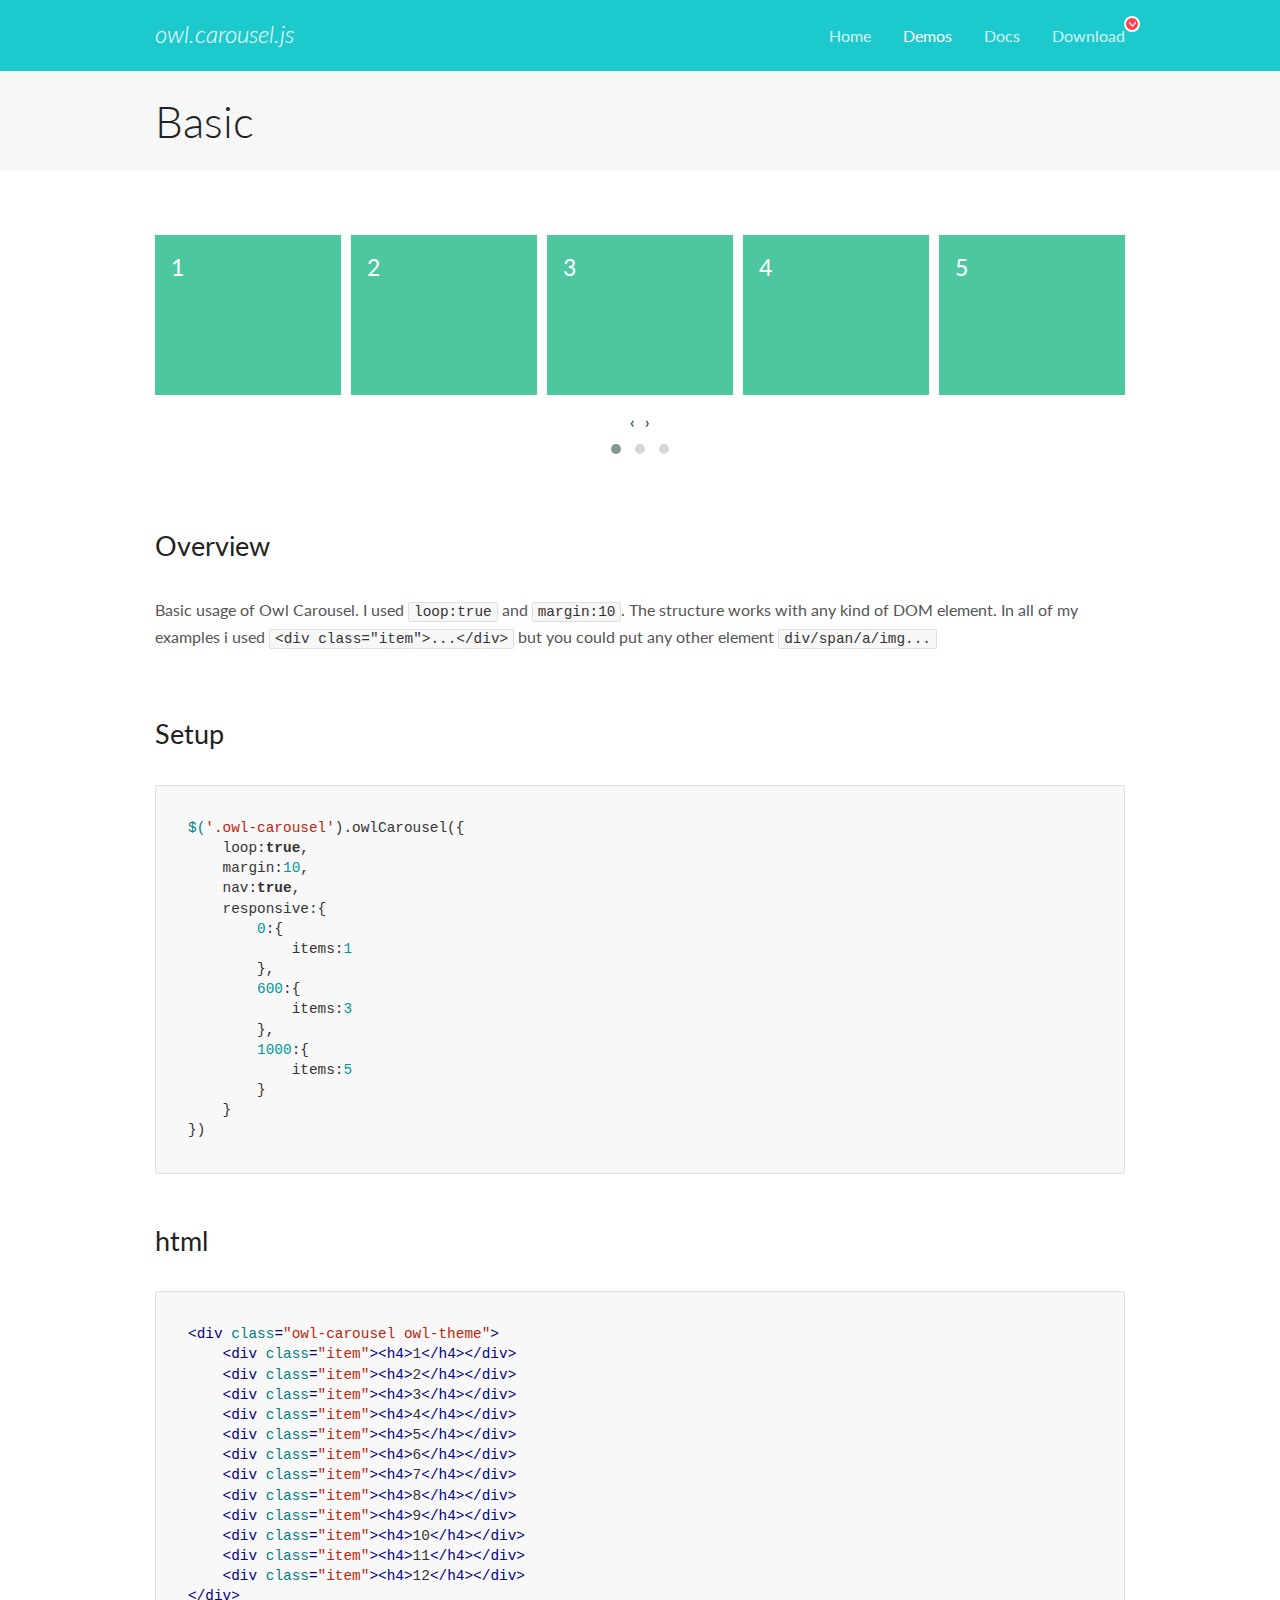
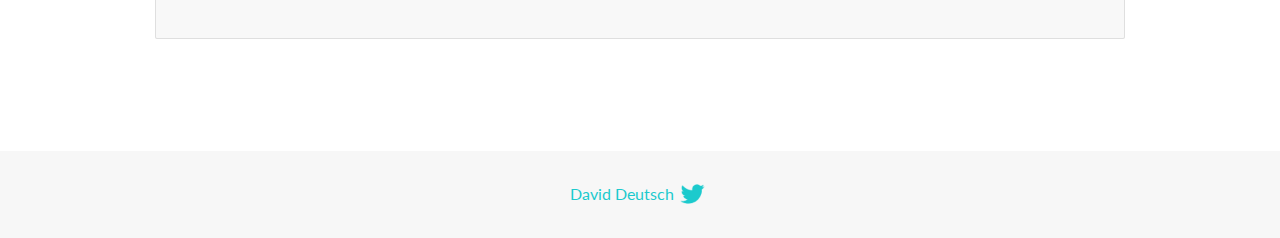
<file: cuda/assets/lib/OwlCarousel2-develop/docs/demos/basic.html>
<!DOCTYPE html>
<html lang="en">
  <head>

    <!-- head -->
    <meta charset="utf-8">
    <meta name="msapplication-tap-highlight" content="no" />
    <meta name="viewport" content="width=device-width, initial-scale=1.0" />
    <meta name="description" content="Basic usage demo">
    <meta name="author" content="David Deutsch">
    <title>
      Basic Demo | Owl Carousel | 2.3.4
    </title>

    <!-- Stylesheets -->
    <link href='https://fonts.googleapis.com/css?family=Lato:300,400,700,400italic,300italic' rel='stylesheet' type='text/css'>
    <link rel="stylesheet" href="../assets/css/docs.theme.min.css">

    <!-- Owl Stylesheets -->
    <link rel="stylesheet" href="../assets/owlcarousel/assets/owl.carousel.min.css">
    <link rel="stylesheet" href="../assets/owlcarousel/assets/owl.theme.default.min.css">

    <!-- HTML5 shim and Respond.js IE8 support of HTML5 elements and media queries -->

    <!--[if lt IE 9]>
      <script src="https://oss.maxcdn.com/libs/html5shiv/3.7.0/html5shiv.js"></script>
      <script src="https://oss.maxcdn.com/libs/respond.js/1.3.0/respond.min.js"></script>
    <![endif]-->

    <!-- Favicons -->
    <link rel="apple-touch-icon-precomposed" sizes="144x144" href="../assets/ico/apple-touch-icon-144-precomposed.png">
    <link rel="shortcut icon" href="../assets/ico/favicon.png">
    <link rel="shortcut icon" href="favicon.ico">

    <!-- Yeah i know js should not be in header. Its required for demos.-->

    <!-- javascript -->
    <script src="../assets/vendors/jquery.min.js"></script>
    <script src="../assets/owlcarousel/owl.carousel.js"></script>
  </head>
  <body>

    <!-- header -->
    <header class="header">
      <div class="row">
        <div class="large-12 columns">
          <div class="brand left">
            <h3>
              <a href="/OwlCarousel2/">owl.carousel.js</a> 
            </h3>
          </div>
          <a id="toggle-nav" class="right">
            <span></span> <span></span> <span></span> 
          </a> 
          <div class="nav-bar">
            <ul class="clearfix">
              <li> <a href="/OwlCarousel2/index.html">Home</a>  </li>
              <li class="active">
                <a href="/OwlCarousel2/demos/demos.html">Demos</a> 
              </li>
              <li> <a href="/OwlCarousel2/docs/started-welcome.html">Docs</a>  </li>
              <li>
                <a href="https://github.com/OwlCarousel2/OwlCarousel2/archive/2.3.4.zip">Download</a> 
                <span class="download"></span> 
              </li>
            </ul>
          </div>
        </div>
      </div>
    </header>

    <!-- title -->
    <section class="title">
      <div class="row">
        <div class="large-12 columns">
          <h1>Basic</h1>
        </div>
      </div>
    </section>

    <!--  Demos -->
    <section id="demos">
      <div class="row">
        <div class="large-12 columns">
          <div class="owl-carousel owl-theme">
            <div class="item">
              <h4>1</h4>
            </div>
            <div class="item">
              <h4>2</h4>
            </div>
            <div class="item">
              <h4>3</h4>
            </div>
            <div class="item">
              <h4>4</h4>
            </div>
            <div class="item">
              <h4>5</h4>
            </div>
            <div class="item">
              <h4>6</h4>
            </div>
            <div class="item">
              <h4>7</h4>
            </div>
            <div class="item">
              <h4>8</h4>
            </div>
            <div class="item">
              <h4>9</h4>
            </div>
            <div class="item">
              <h4>10</h4>
            </div>
            <div class="item">
              <h4>11</h4>
            </div>
            <div class="item">
              <h4>12</h4>
            </div>
          </div>
          <h3 id="overview">Overview</h3>
          <p>Basic usage of Owl Carousel. I used <code>loop:true</code> and <code>margin:10</code>. The structure works with any kind of DOM element. In all of my examples i used <code>&lt;div class=&quot;item&quot;&gt;...&lt;/div&gt;</code> but you could
            put any other element <code>div/span/a/img...</code></p>
          <h3 id="setup">Setup</h3>
          <pre><code>$(&#39;.owl-carousel&#39;).owlCarousel({
    loop:true,
    margin:10,
    nav:true,
    responsive:{
        0:{
            items:1
        },
        600:{
            items:3
        },
        1000:{
            items:5
        }
    }
})</code></pre>
          <h3 id="html">html</h3>
          <pre><code>&lt;div class=&quot;owl-carousel owl-theme&quot;&gt;
    &lt;div class=&quot;item&quot;&gt;&lt;h4&gt;1&lt;/h4&gt;&lt;/div&gt;
    &lt;div class=&quot;item&quot;&gt;&lt;h4&gt;2&lt;/h4&gt;&lt;/div&gt;
    &lt;div class=&quot;item&quot;&gt;&lt;h4&gt;3&lt;/h4&gt;&lt;/div&gt;
    &lt;div class=&quot;item&quot;&gt;&lt;h4&gt;4&lt;/h4&gt;&lt;/div&gt;
    &lt;div class=&quot;item&quot;&gt;&lt;h4&gt;5&lt;/h4&gt;&lt;/div&gt;
    &lt;div class=&quot;item&quot;&gt;&lt;h4&gt;6&lt;/h4&gt;&lt;/div&gt;
    &lt;div class=&quot;item&quot;&gt;&lt;h4&gt;7&lt;/h4&gt;&lt;/div&gt;
    &lt;div class=&quot;item&quot;&gt;&lt;h4&gt;8&lt;/h4&gt;&lt;/div&gt;
    &lt;div class=&quot;item&quot;&gt;&lt;h4&gt;9&lt;/h4&gt;&lt;/div&gt;
    &lt;div class=&quot;item&quot;&gt;&lt;h4&gt;10&lt;/h4&gt;&lt;/div&gt;
    &lt;div class=&quot;item&quot;&gt;&lt;h4&gt;11&lt;/h4&gt;&lt;/div&gt;
    &lt;div class=&quot;item&quot;&gt;&lt;h4&gt;12&lt;/h4&gt;&lt;/div&gt;
&lt;/div&gt;</code></pre>
          <script>
            $(document).ready(function() {
              var owl = $('.owl-carousel');
              owl.owlCarousel({
                margin: 10,
                nav: true,
                loop: true,
                responsive: {
                  0: {
                    items: 1
                  },
                  600: {
                    items: 3
                  },
                  1000: {
                    items: 5
                  }
                }
              })
            })
          </script>
        </div>
      </div>
    </section>

    <!-- footer -->
    <footer class="footer">
      <div class="row">
        <div class="large-12 columns">
          <h5>
            <a href="/OwlCarousel2/docs/support-contact.html">David Deutsch</a> 
            <a id="custom-tweet-button" href="https://twitter.com/share?url=https://github.com/OwlCarousel2/OwlCarousel2&text=Owl Carousel - This is so awesome! " target="_blank"></a> 
          </h5>
        </div>
      </div>
    </footer>

    <!-- vendors -->
    <script src="../assets/vendors/highlight.js"></script>
    <script src="../assets/js/app.js"></script>
  </body>
</html>
</file>
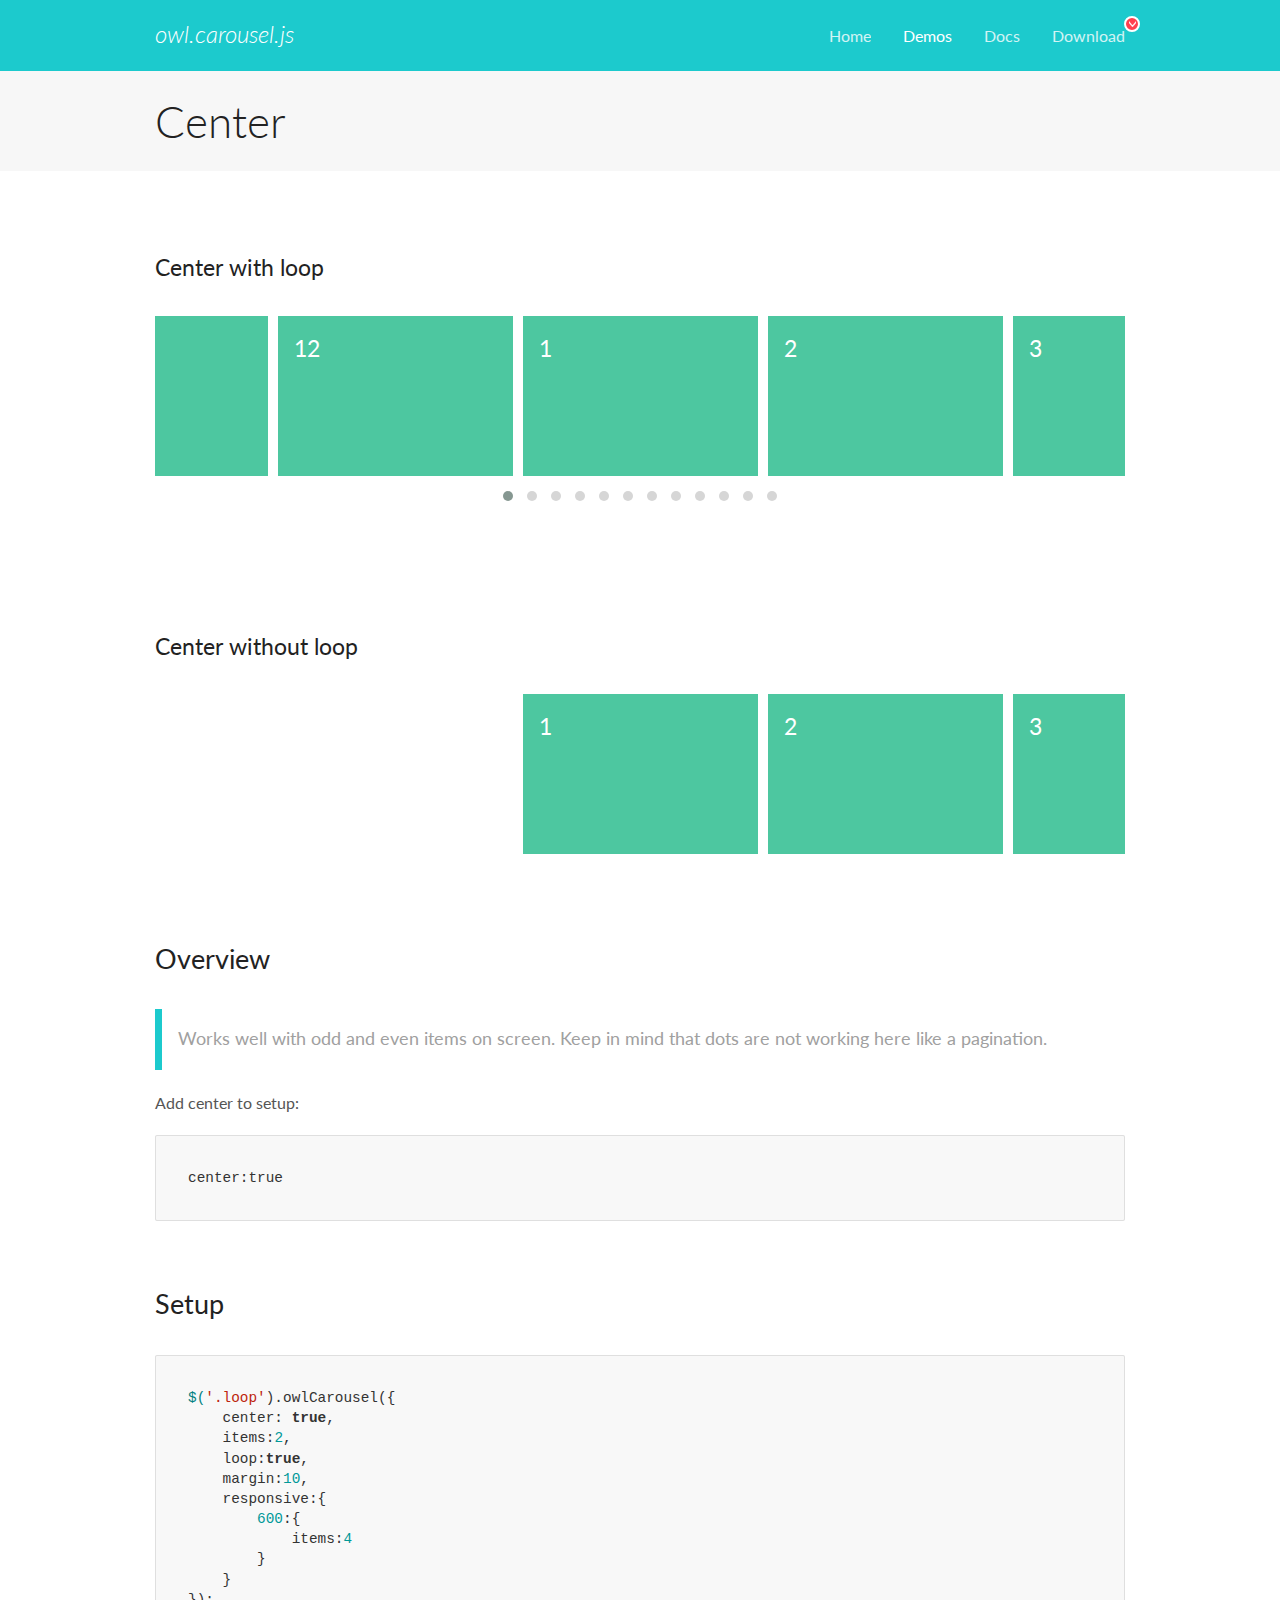
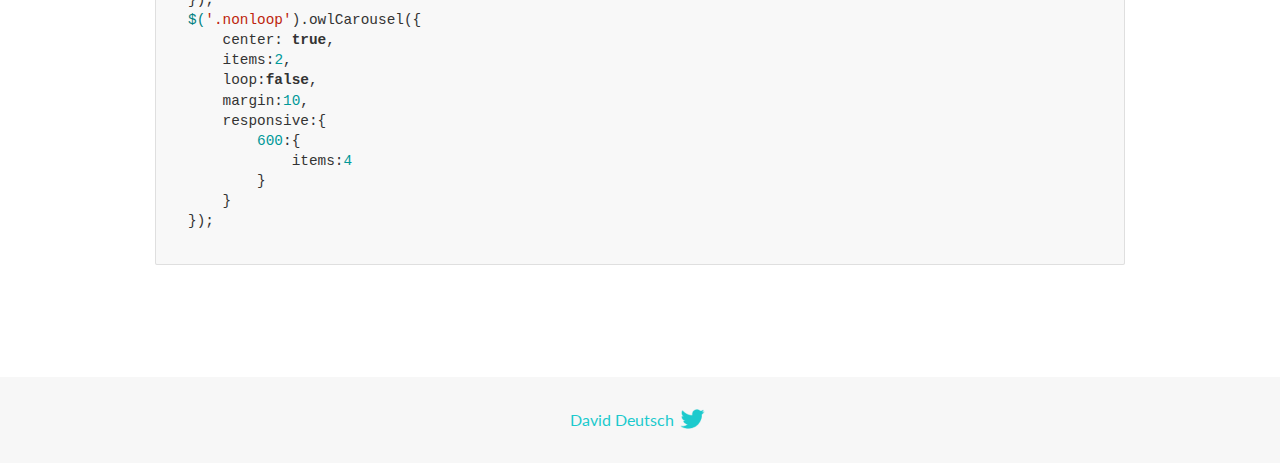
<file: cuda/assets/lib/OwlCarousel2-develop/docs/demos/center.html>
<!DOCTYPE html>
<html lang="en">
  <head>

    <!-- head -->
    <meta charset="utf-8">
    <meta name="msapplication-tap-highlight" content="no" />
    <meta name="viewport" content="width=device-width, initial-scale=1.0" />
    <meta name="description" content="Center carousel">
    <meta name="author" content="David Deutsch">
    <title>
      Center Demo | Owl Carousel | 2.3.4
    </title>

    <!-- Stylesheets -->
    <link href='https://fonts.googleapis.com/css?family=Lato:300,400,700,400italic,300italic' rel='stylesheet' type='text/css'>
    <link rel="stylesheet" href="../assets/css/docs.theme.min.css">

    <!-- Owl Stylesheets -->
    <link rel="stylesheet" href="../assets/owlcarousel/assets/owl.carousel.min.css">
    <link rel="stylesheet" href="../assets/owlcarousel/assets/owl.theme.default.min.css">

    <!-- HTML5 shim and Respond.js IE8 support of HTML5 elements and media queries -->

    <!--[if lt IE 9]>
      <script src="https://oss.maxcdn.com/libs/html5shiv/3.7.0/html5shiv.js"></script>
      <script src="https://oss.maxcdn.com/libs/respond.js/1.3.0/respond.min.js"></script>
    <![endif]-->

    <!-- Favicons -->
    <link rel="apple-touch-icon-precomposed" sizes="144x144" href="../assets/ico/apple-touch-icon-144-precomposed.png">
    <link rel="shortcut icon" href="../assets/ico/favicon.png">
    <link rel="shortcut icon" href="favicon.ico">

    <!-- Yeah i know js should not be in header. Its required for demos.-->

    <!-- javascript -->
    <script src="../assets/vendors/jquery.min.js"></script>
    <script src="../assets/owlcarousel/owl.carousel.js"></script>
  </head>
  <body>

    <!-- header -->
    <header class="header">
      <div class="row">
        <div class="large-12 columns">
          <div class="brand left">
            <h3>
              <a href="/OwlCarousel2/">owl.carousel.js</a> 
            </h3>
          </div>
          <a id="toggle-nav" class="right">
            <span></span> <span></span> <span></span> 
          </a> 
          <div class="nav-bar">
            <ul class="clearfix">
              <li> <a href="/OwlCarousel2/index.html">Home</a>  </li>
              <li class="active">
                <a href="/OwlCarousel2/demos/demos.html">Demos</a> 
              </li>
              <li> <a href="/OwlCarousel2/docs/started-welcome.html">Docs</a>  </li>
              <li>
                <a href="https://github.com/OwlCarousel2/OwlCarousel2/archive/2.3.4.zip">Download</a> 
                <span class="download"></span> 
              </li>
            </ul>
          </div>
        </div>
      </div>
    </header>

    <!-- title -->
    <section class="title">
      <div class="row">
        <div class="large-12 columns">
          <h1>Center</h1>
        </div>
      </div>
    </section>

    <!--  Demos -->
    <section id="demos">
      <div class="row">
        <div class="large-12 columns">
          <h4 id="center-with-loop">Center with loop</h4>
          <div class="loop owl-carousel owl-theme">
            <div class="item">
              <h4>1</h4>
            </div>
            <div class="item">
              <h4>2</h4>
            </div>
            <div class="item">
              <h4>3</h4>
            </div>
            <div class="item">
              <h4>4</h4>
            </div>
            <div class="item">
              <h4>5</h4>
            </div>
            <div class="item">
              <h4>6</h4>
            </div>
            <div class="item">
              <h4>7</h4>
            </div>
            <div class="item">
              <h4>8</h4>
            </div>
            <div class="item">
              <h4>9</h4>
            </div>
            <div class="item">
              <h4>10</h4>
            </div>
            <div class="item">
              <h4>11</h4>
            </div>
            <div class="item">
              <h4>12</h4>
            </div>
          </div>
          <br>
          <h4 id="center-without-loop">Center without loop</h4>
          <div class="nonloop owl-carousel">
            <div class="item">
              <h4>1</h4>
            </div>
            <div class="item">
              <h4>2</h4>
            </div>
            <div class="item">
              <h4>3</h4>
            </div>
            <div class="item">
              <h4>4</h4>
            </div>
            <div class="item">
              <h4>5</h4>
            </div>
            <div class="item">
              <h4>6</h4>
            </div>
            <div class="item">
              <h4>7</h4>
            </div>
            <div class="item">
              <h4>8</h4>
            </div>
            <div class="item">
              <h4>9</h4>
            </div>
            <div class="item">
              <h4>10</h4>
            </div>
            <div class="item">
              <h4>11</h4>
            </div>
            <div class="item">
              <h4>12</h4>
            </div>
          </div>
          <h3 id="overview">Overview</h3>
          <blockquote>
            <p>Works well with odd and even items on screen. Keep in mind that dots are not working here like a pagination.</p>
          </blockquote>
          <p>Add center to setup:</p>
          <pre><code>center:true</code></pre>
          <h3 id="setup">Setup</h3>
          <pre><code>$(&#39;.loop&#39;).owlCarousel({
    center: true,
    items:2,
    loop:true,
    margin:10,
    responsive:{
        600:{
            items:4
        }
    }
});
$(&#39;.nonloop&#39;).owlCarousel({
    center: true,
    items:2,
    loop:false,
    margin:10,
    responsive:{
        600:{
            items:4
        }
    }
});</code></pre>
          <script>
            jQuery(document).ready(function($) {
              $('.loop').owlCarousel({
                center: true,
                items: 2,
                loop: true,
                margin: 10,
                responsive: {
                  600: {
                    items: 4
                  }
                }
              });
              $('.nonloop').owlCarousel({
                center: true,
                items: 2,
                loop: false,
                margin: 10,
                responsive: {
                  600: {
                    items: 4
                  }
                }
              });
            });
          </script>
        </div>
      </div>
    </section>

    <!-- footer -->
    <footer class="footer">
      <div class="row">
        <div class="large-12 columns">
          <h5>
            <a href="/OwlCarousel2/docs/support-contact.html">David Deutsch</a> 
            <a id="custom-tweet-button" href="https://twitter.com/share?url=https://github.com/OwlCarousel2/OwlCarousel2&text=Owl Carousel - This is so awesome! " target="_blank"></a> 
          </h5>
        </div>
      </div>
    </footer>

    <!-- vendors -->
    <script src="../assets/vendors/highlight.js"></script>
    <script src="../assets/js/app.js"></script>
  </body>
</html>
</file>
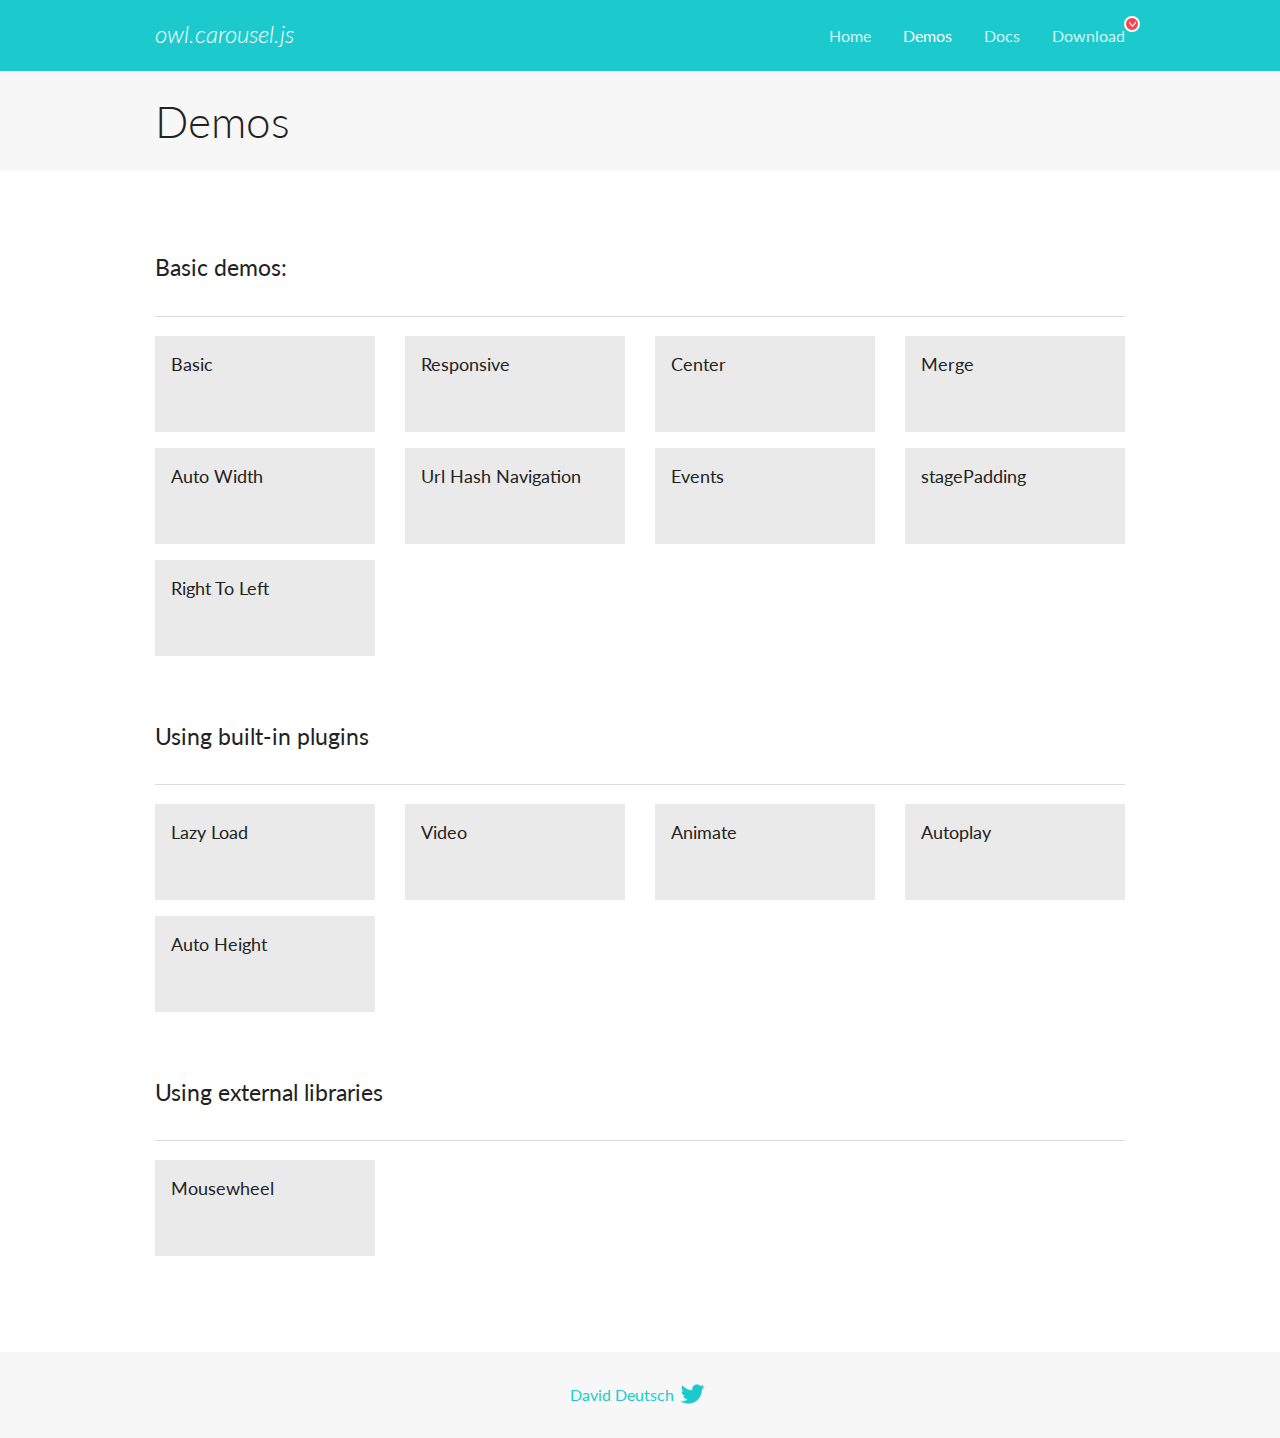
<file: cuda/assets/lib/OwlCarousel2-develop/docs/demos/demos.html>
<!DOCTYPE html>
<html lang="en">
  <head>

    <!-- head -->
    <meta charset="utf-8">
    <meta name="msapplication-tap-highlight" content="no" />
    <meta name="viewport" content="width=device-width, initial-scale=1.0" />
    <meta name="description" content="A list of Owl Carousel examples.">
    <meta name="author" content="David Deutsch">
    <title>
      Demos | Owl Carousel | 2.3.4
    </title>

    <!-- Stylesheets -->
    <link href='https://fonts.googleapis.com/css?family=Lato:300,400,700,400italic,300italic' rel='stylesheet' type='text/css'>
    <link rel="stylesheet" href="../assets/css/docs.theme.min.css">

    <!-- Owl Stylesheets -->
    <link rel="stylesheet" href="../assets/owlcarousel/assets/owl.carousel.min.css">
    <link rel="stylesheet" href="../assets/owlcarousel/assets/owl.theme.default.min.css">

    <!-- HTML5 shim and Respond.js IE8 support of HTML5 elements and media queries -->

    <!--[if lt IE 9]>
      <script src="https://oss.maxcdn.com/libs/html5shiv/3.7.0/html5shiv.js"></script>
      <script src="https://oss.maxcdn.com/libs/respond.js/1.3.0/respond.min.js"></script>
    <![endif]-->

    <!-- Favicons -->
    <link rel="apple-touch-icon-precomposed" sizes="144x144" href="../assets/ico/apple-touch-icon-144-precomposed.png">
    <link rel="shortcut icon" href="../assets/ico/favicon.png">
    <link rel="shortcut icon" href="favicon.ico">

    <!-- Yeah i know js should not be in header. Its required for demos.-->

    <!-- javascript -->
    <script src="../assets/vendors/jquery.min.js"></script>
    <script src="../assets/owlcarousel/owl.carousel.js"></script>
  </head>
  <body>

    <!-- header -->
    <header class="header">
      <div class="row">
        <div class="large-12 columns">
          <div class="brand left">
            <h3>
              <a href="/OwlCarousel2/">owl.carousel.js</a> 
            </h3>
          </div>
          <a id="toggle-nav" class="right">
            <span></span> <span></span> <span></span> 
          </a> 
          <div class="nav-bar">
            <ul class="clearfix">
              <li> <a href="/OwlCarousel2/index.html">Home</a>  </li>
              <li class="active">
                <a href="/OwlCarousel2/demos/demos.html">Demos</a> 
              </li>
              <li> <a href="/OwlCarousel2/docs/started-welcome.html">Docs</a>  </li>
              <li>
                <a href="https://github.com/OwlCarousel2/OwlCarousel2/archive/2.3.4.zip">Download</a> 
                <span class="download"></span> 
              </li>
            </ul>
          </div>
        </div>
      </div>
    </header>

    <!-- title -->
    <section class="title">
      <div class="row">
        <div class="large-12 columns">
          <h1>Demos</h1>
        </div>
      </div>
    </section>

    <!--  Demos -->
    <section id="demos">
      <div class="row">
        <div class="large-12 columns">
          <h4 id="basic-demos-">Basic demos:</h4>
          <hr>
          <div class="demo-list">
            <div class="row">
              <div class="small-6 medium-4 large-3 columns">
                <a href="basic.html" class="demo-block">
                  <h5>Basic </h5>
                </a> 
              </div>
              <div class="small-6 medium-4 large-3 columns">
                <a href="responsive.html" class="demo-block">
                  <h5>Responsive </h5>
                </a> 
              </div>
              <div class="small-6 medium-4 large-3 columns">
                <a href="center.html" class="demo-block">
                  <h5>Center </h5>
                </a> 
              </div>
              <div class="small-6 medium-4 large-3 columns">
                <a href="merge.html" class="demo-block">
                  <h5>Merge </h5>
                </a> 
              </div>
              <div class="small-6 medium-4 large-3 columns">
                <a href="autowidth.html" class="demo-block">
                  <h5>Auto Width </h5>
                </a> 
              </div>
              <div class="small-6 medium-4 large-3 columns">
                <a href="urlhashnav.html" class="demo-block">
                  <h5>Url Hash Navigation </h5>
                </a> 
              </div>
              <div class="small-6 medium-4 large-3 columns">
                <a href="events.html" class="demo-block">
                  <h5>Events </h5>
                </a> 
              </div>
              <div class="small-6 medium-4 large-3 columns">
                <a href="stagepadding.html" class="demo-block">
                  <h5>stagePadding </h5>
                </a> 
              </div>
              <div class="small-6 medium-4 large-3 columns">
                <a href="rtl.html" class="demo-block">
                  <h5>Right To Left </h5>
                </a> 
              </div>
            </div>
          </div>
          <h4 id="using-built-in-plugins">Using built-in plugins</h4>
          <hr>
          <div class="demo-list">
            <div class="row">
              <div class="small-6 medium-4 large-3 columns">
                <a href="lazyLoad.html" class="demo-block">
                  <h5>Lazy Load </h5>
                </a> 
              </div>
              <div class="small-6 medium-4 large-3 columns">
                <a href="video.html" class="demo-block">
                  <h5>Video </h5>
                </a> 
              </div>
              <div class="small-6 medium-4 large-3 columns">
                <a href="animate.html" class="demo-block">
                  <h5>Animate </h5>
                </a> 
              </div>
              <div class="small-6 medium-4 large-3 columns">
                <a href="autoplay.html" class="demo-block">
                  <h5>Autoplay </h5>
                </a> 
              </div>
              <div class="small-6 medium-4 large-3 columns">
                <a href="autoheight.html" class="demo-block">
                  <h5>Auto Height </h5>
                </a> 
              </div>
            </div>
          </div>
          <h4 id="using-external-libraries">Using external libraries</h4>
          <hr>
          <div class="demo-list">
            <div class="row">
              <div class="small-6 medium-4 large-3 columns">
                <a href="mousewheel.html" class="demo-block">
                  <h5>Mousewheel </h5>
                </a> 
              </div>
            </div>
          </div>
        </div>
      </div>
    </section>

    <!-- footer -->
    <footer class="footer">
      <div class="row">
        <div class="large-12 columns">
          <h5>
            <a href="/OwlCarousel2/docs/support-contact.html">David Deutsch</a> 
            <a id="custom-tweet-button" href="https://twitter.com/share?url=https://github.com/OwlCarousel2/OwlCarousel2&text=Owl Carousel - This is so awesome! " target="_blank"></a> 
          </h5>
        </div>
      </div>
    </footer>

    <!-- vendors -->
    <script src="../assets/vendors/highlight.js"></script>
    <script src="../assets/js/app.js"></script>
  </body>
</html>
</file>
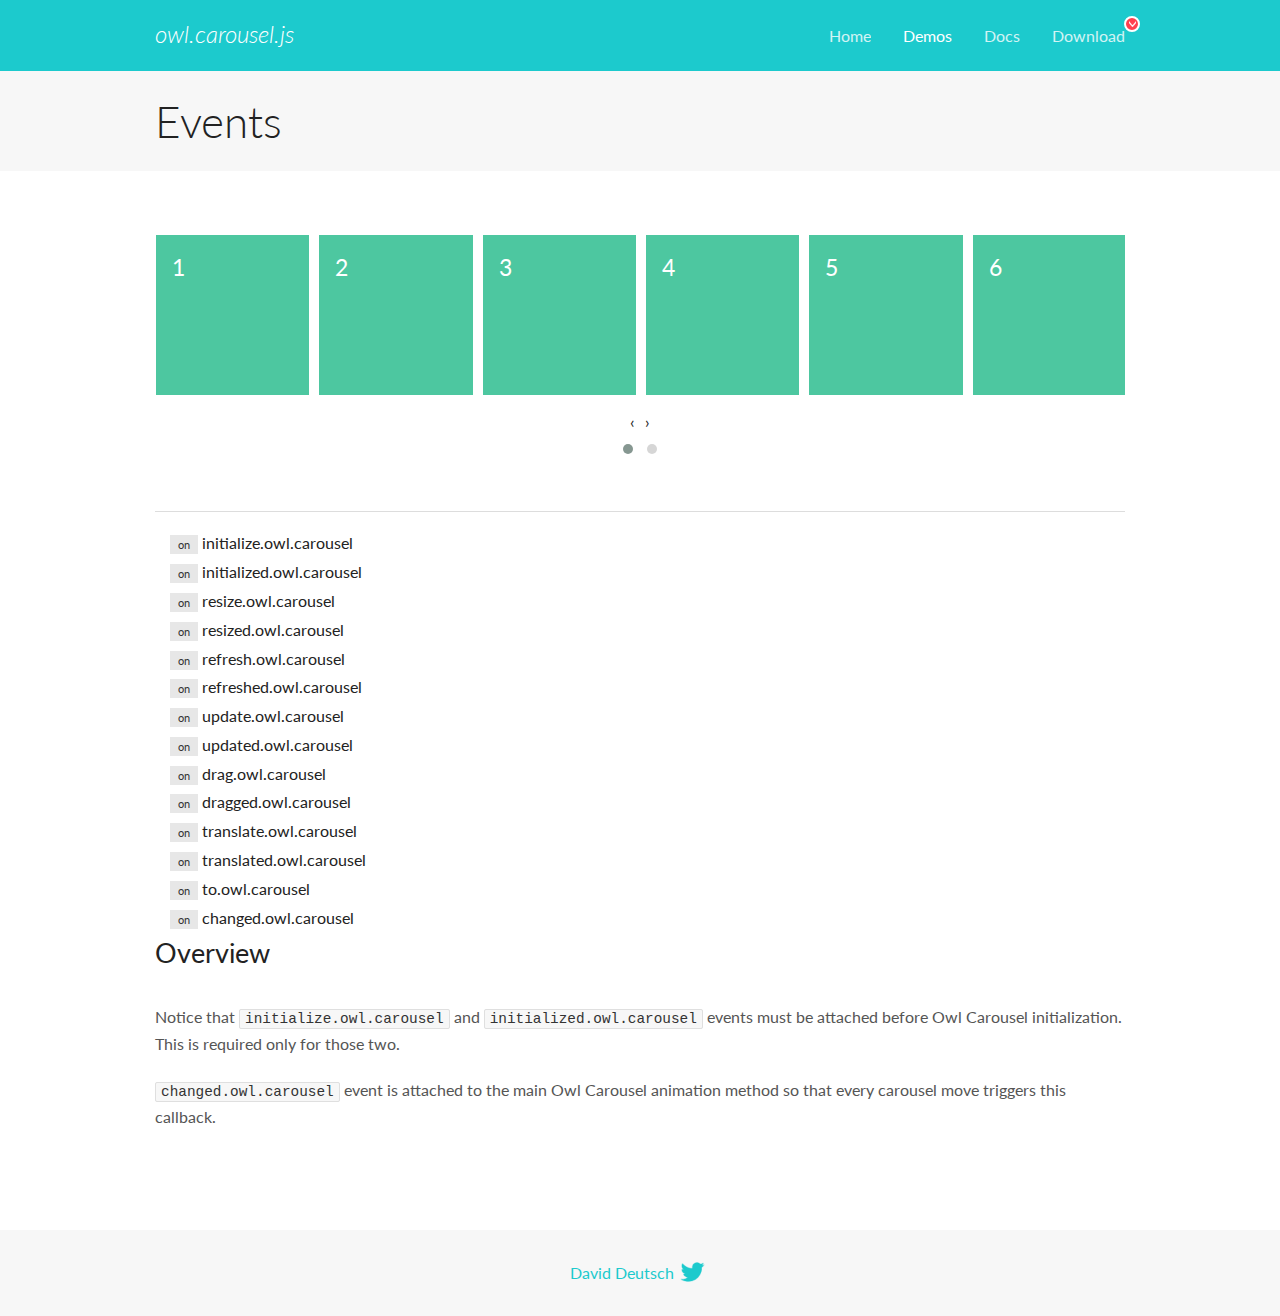
<file: cuda/assets/lib/OwlCarousel2-develop/docs/demos/events.html>
<!DOCTYPE html>
<html lang="en">
  <head>

    <!-- head -->
    <meta charset="utf-8">
    <meta name="msapplication-tap-highlight" content="no" />
    <meta name="viewport" content="width=device-width, initial-scale=1.0" />
    <meta name="description" content="Events usage demo">
    <meta name="author" content="David Deutsch">
    <title>
      Events Demo | Owl Carousel | 2.3.4
    </title>

    <!-- Stylesheets -->
    <link href='https://fonts.googleapis.com/css?family=Lato:300,400,700,400italic,300italic' rel='stylesheet' type='text/css'>
    <link rel="stylesheet" href="../assets/css/docs.theme.min.css">

    <!-- Owl Stylesheets -->
    <link rel="stylesheet" href="../assets/owlcarousel/assets/owl.carousel.min.css">
    <link rel="stylesheet" href="../assets/owlcarousel/assets/owl.theme.default.min.css">

    <!-- HTML5 shim and Respond.js IE8 support of HTML5 elements and media queries -->

    <!--[if lt IE 9]>
      <script src="https://oss.maxcdn.com/libs/html5shiv/3.7.0/html5shiv.js"></script>
      <script src="https://oss.maxcdn.com/libs/respond.js/1.3.0/respond.min.js"></script>
    <![endif]-->

    <!-- Favicons -->
    <link rel="apple-touch-icon-precomposed" sizes="144x144" href="../assets/ico/apple-touch-icon-144-precomposed.png">
    <link rel="shortcut icon" href="../assets/ico/favicon.png">
    <link rel="shortcut icon" href="favicon.ico">

    <!-- Yeah i know js should not be in header. Its required for demos.-->

    <!-- javascript -->
    <script src="../assets/vendors/jquery.min.js"></script>
    <script src="../assets/owlcarousel/owl.carousel.js"></script>
  </head>
  <body>

    <!-- header -->
    <header class="header">
      <div class="row">
        <div class="large-12 columns">
          <div class="brand left">
            <h3>
              <a href="/OwlCarousel2/">owl.carousel.js</a> 
            </h3>
          </div>
          <a id="toggle-nav" class="right">
            <span></span> <span></span> <span></span> 
          </a> 
          <div class="nav-bar">
            <ul class="clearfix">
              <li> <a href="/OwlCarousel2/index.html">Home</a>  </li>
              <li class="active">
                <a href="/OwlCarousel2/demos/demos.html">Demos</a> 
              </li>
              <li> <a href="/OwlCarousel2/docs/started-welcome.html">Docs</a>  </li>
              <li>
                <a href="https://github.com/OwlCarousel2/OwlCarousel2/archive/2.3.4.zip">Download</a> 
                <span class="download"></span> 
              </li>
            </ul>
          </div>
        </div>
      </div>
    </header>

    <!-- title -->
    <section class="title">
      <div class="row">
        <div class="large-12 columns">
          <h1>Events</h1>
        </div>
      </div>
    </section>

    <!--  Demos -->
    <section id="demos">
      <div class="row">
        <div class="large-12 columns">
          <div class="owl-carousel owl-theme">
            <div class="item">
              <h4>1</h4>
            </div>
            <div class="item">
              <h4>2</h4>
            </div>
            <div class="item">
              <h4>3</h4>
            </div>
            <div class="item">
              <h4>4</h4>
            </div>
            <div class="item">
              <h4>5</h4>
            </div>
            <div class="item">
              <h4>6</h4>
            </div>
            <div class="item">
              <h4>7</h4>
            </div>
            <div class="item">
              <h4>8</h4>
            </div>
            <div class="item">
              <h4>9</h4>
            </div>
            <div class="item">
              <h4>10</h4>
            </div>
            <div class="item">
              <h4>11</h4>
            </div>
            <div class="item">
              <h4>12</h4>
            </div>
          </div>
          <hr>
          <div class="large-12 columns callbacks">
            <div><span class="label secondary initialize">on</span>  initialize.owl.carousel </div>
            <div><span class="label secondary initialized">on</span>  initialized.owl.carousel </div>
            <div><span class="label secondary resize">on</span>  resize.owl.carousel </div>
            <div><span class="label secondary resized">on</span>  resized.owl.carousel </div>
            <div><span class="label secondary refresh">on</span>  refresh.owl.carousel </div>
            <div><span class="label secondary refreshed">on</span>  refreshed.owl.carousel </div>
            <div><span class="label secondary update">on</span>  update.owl.carousel </div>
            <div><span class="label secondary updated">on</span>  updated.owl.carousel </div>
            <div><span class="label secondary drag">on</span>  drag.owl.carousel </div>
            <div><span class="label secondary dragged">on</span>  dragged.owl.carousel </div>
            <div><span class="label secondary translate">on</span>  translate.owl.carousel </div>
            <div><span class="label secondary translated">on</span>  translated.owl.carousel </div>
            <div><span class="label secondary to">on</span>  to.owl.carousel </div>
            <div><span class="label secondary changed">on</span>  changed.owl.carousel </div>
          </div>
          <h3 id="overview">Overview</h3>
          <p>Notice that <code>initialize.owl.carousel</code> and <code>initialized.owl.carousel</code> events must be attached before Owl Carousel initialization. This is required only for those two.</p>
          <p><code>changed.owl.carousel</code> event is attached to the main Owl Carousel animation method so that every carousel move triggers this callback.</p>
          <script>
            jQuery(document).ready(function($) {
              var owl = $('.owl-carousel');
              owl.on('initialize.owl.carousel initialized.owl.carousel ' +
                'initialize.owl.carousel initialize.owl.carousel ' +
                'resize.owl.carousel resized.owl.carousel ' +
                'refresh.owl.carousel refreshed.owl.carousel ' +
                'update.owl.carousel updated.owl.carousel ' +
                'drag.owl.carousel dragged.owl.carousel ' +
                'translate.owl.carousel translated.owl.carousel ' +
                'to.owl.carousel changed.owl.carousel',
                function(e) {
                  $('.' + e.type)
                    .removeClass('secondary')
                    .addClass('success');
                  window.setTimeout(function() {
                    $('.' + e.type)
                      .removeClass('success')
                      .addClass('secondary');
                  }, 500);
                });
              owl.owlCarousel({
                loop: true,
                nav: true,
                lazyLoad: true,
                margin: 10,
                video: true,
                responsive: {
                  0: {
                    items: 1
                  },
                  600: {
                    items: 3
                  },
                  960: {
                    items: 5,
                  },
                  1200: {
                    items: 6
                  }
                }
              });
            });
          </script>
        </div>
      </div>
    </section>

    <!-- footer -->
    <footer class="footer">
      <div class="row">
        <div class="large-12 columns">
          <h5>
            <a href="/OwlCarousel2/docs/support-contact.html">David Deutsch</a> 
            <a id="custom-tweet-button" href="https://twitter.com/share?url=https://github.com/OwlCarousel2/OwlCarousel2&text=Owl Carousel - This is so awesome! " target="_blank"></a> 
          </h5>
        </div>
      </div>
    </footer>

    <!-- vendors -->
    <script src="../assets/vendors/highlight.js"></script>
    <script src="../assets/js/app.js"></script>
  </body>
</html>
</file>
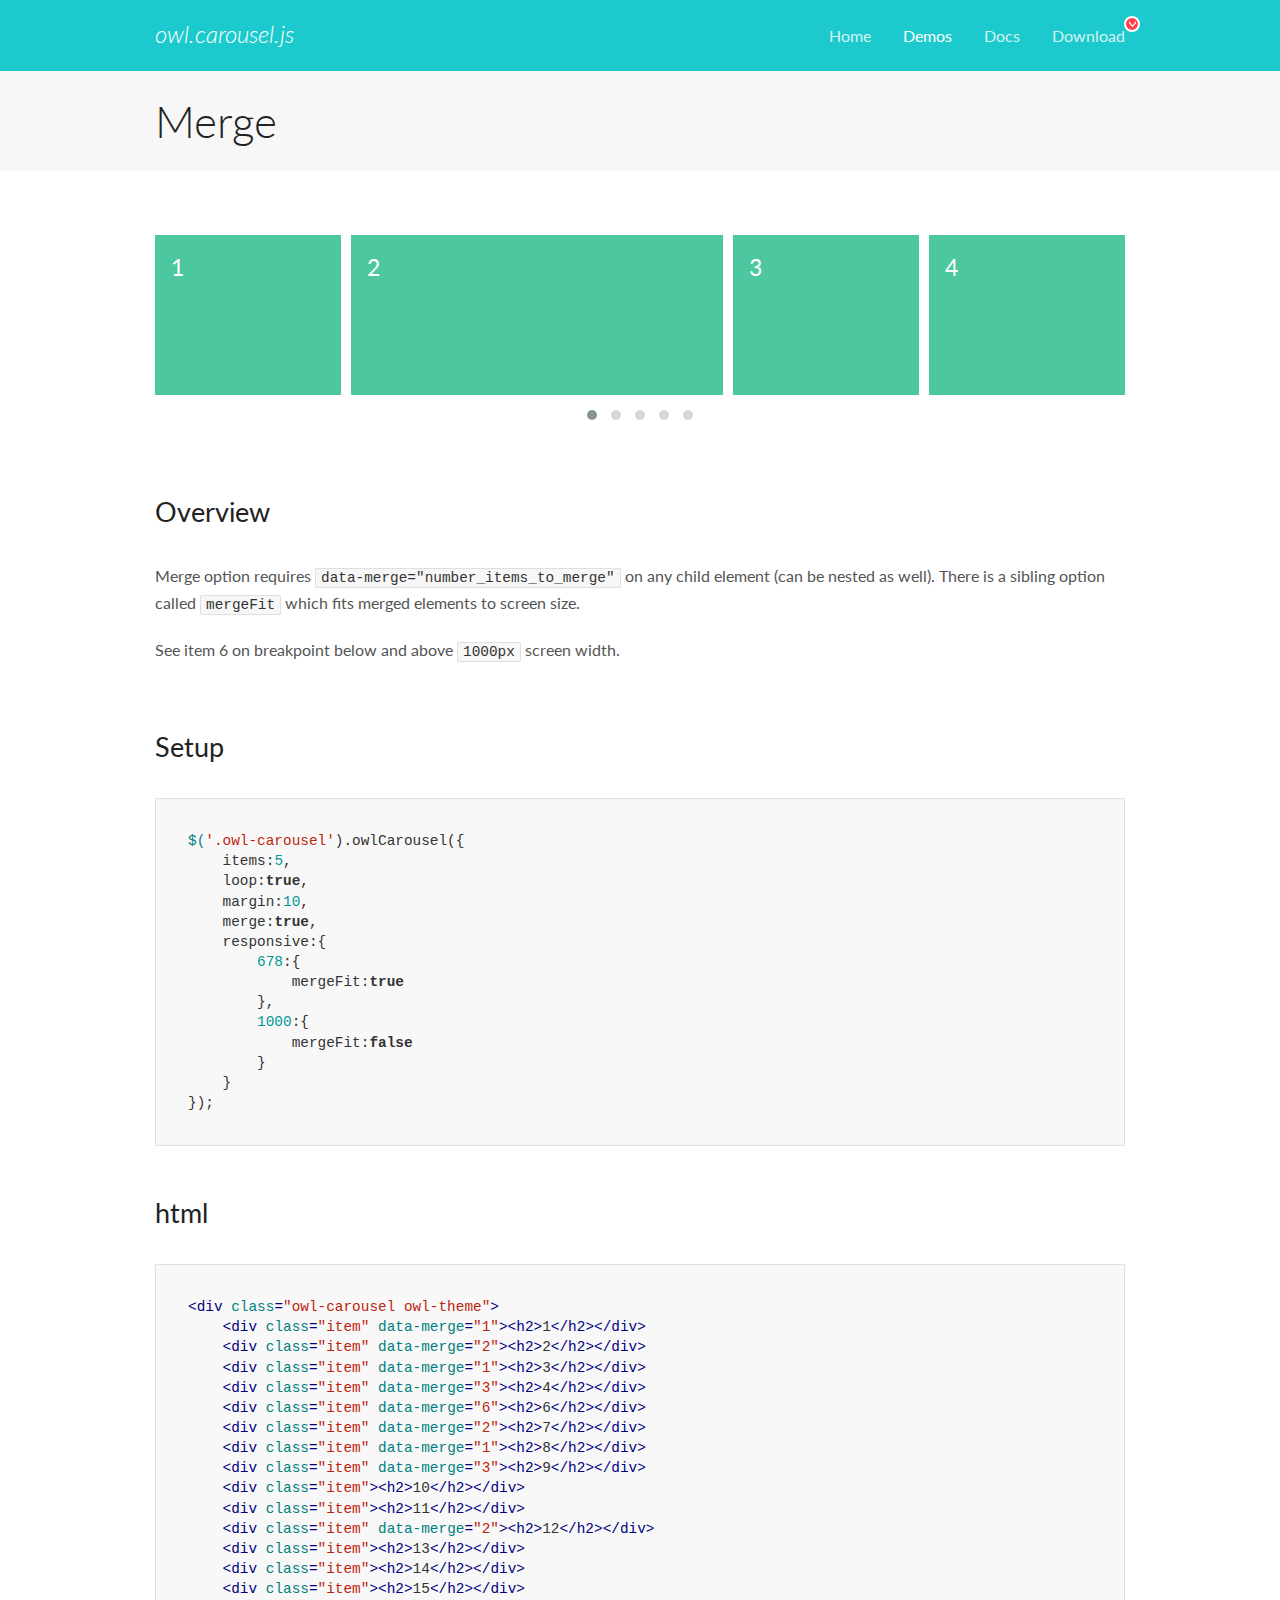
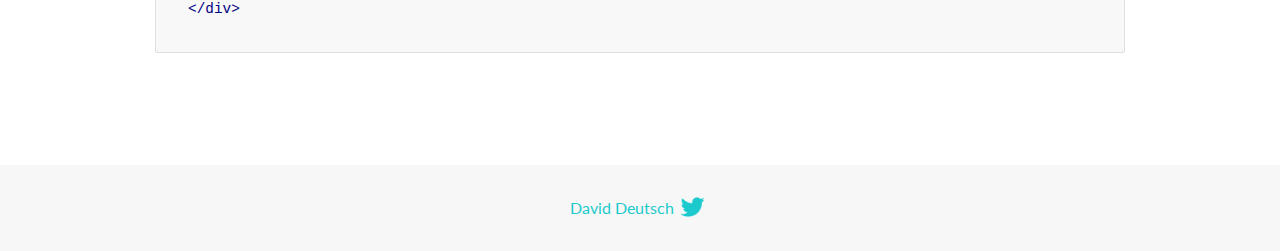
<file: cuda/assets/lib/OwlCarousel2-develop/docs/demos/merge.html>
<!DOCTYPE html>
<html lang="en">
  <head>

    <!-- head -->
    <meta charset="utf-8">
    <meta name="msapplication-tap-highlight" content="no" />
    <meta name="viewport" content="width=device-width, initial-scale=1.0" />
    <meta name="description" content="Merge Items">
    <meta name="author" content="David Deutsch">
    <title>
      Merge Demo | Owl Carousel | 2.3.4
    </title>

    <!-- Stylesheets -->
    <link href='https://fonts.googleapis.com/css?family=Lato:300,400,700,400italic,300italic' rel='stylesheet' type='text/css'>
    <link rel="stylesheet" href="../assets/css/docs.theme.min.css">

    <!-- Owl Stylesheets -->
    <link rel="stylesheet" href="../assets/owlcarousel/assets/owl.carousel.min.css">
    <link rel="stylesheet" href="../assets/owlcarousel/assets/owl.theme.default.min.css">

    <!-- HTML5 shim and Respond.js IE8 support of HTML5 elements and media queries -->

    <!--[if lt IE 9]>
      <script src="https://oss.maxcdn.com/libs/html5shiv/3.7.0/html5shiv.js"></script>
      <script src="https://oss.maxcdn.com/libs/respond.js/1.3.0/respond.min.js"></script>
    <![endif]-->

    <!-- Favicons -->
    <link rel="apple-touch-icon-precomposed" sizes="144x144" href="../assets/ico/apple-touch-icon-144-precomposed.png">
    <link rel="shortcut icon" href="../assets/ico/favicon.png">
    <link rel="shortcut icon" href="favicon.ico">

    <!-- Yeah i know js should not be in header. Its required for demos.-->

    <!-- javascript -->
    <script src="../assets/vendors/jquery.min.js"></script>
    <script src="../assets/owlcarousel/owl.carousel.js"></script>
  </head>
  <body>

    <!-- header -->
    <header class="header">
      <div class="row">
        <div class="large-12 columns">
          <div class="brand left">
            <h3>
              <a href="/OwlCarousel2/">owl.carousel.js</a> 
            </h3>
          </div>
          <a id="toggle-nav" class="right">
            <span></span> <span></span> <span></span> 
          </a> 
          <div class="nav-bar">
            <ul class="clearfix">
              <li> <a href="/OwlCarousel2/index.html">Home</a>  </li>
              <li class="active">
                <a href="/OwlCarousel2/demos/demos.html">Demos</a> 
              </li>
              <li> <a href="/OwlCarousel2/docs/started-welcome.html">Docs</a>  </li>
              <li>
                <a href="https://github.com/OwlCarousel2/OwlCarousel2/archive/2.3.4.zip">Download</a> 
                <span class="download"></span> 
              </li>
            </ul>
          </div>
        </div>
      </div>
    </header>

    <!-- title -->
    <section class="title">
      <div class="row">
        <div class="large-12 columns">
          <h1>Merge</h1>
        </div>
      </div>
    </section>

    <!--  Demos -->
    <section id="demos">
      <div class="row">
        <div class="large-12 columns">
          <div class="owl-carousel owl-theme">
            <div class="item" data-merge="1">
              <h4>1</h4>
            </div>
            <div class="item" data-merge="2">
              <h4>2</h4>
            </div>
            <div class="item" data-merge="1">
              <h4>3</h4>
            </div>
            <div class="item" data-merge="3">
              <h4>4</h4>
            </div>
            <div class="item" data-merge="6">
              <h4>6</h4>
            </div>
            <div class="item" data-merge="2">
              <h4>7</h4>
            </div>
            <div class="item" data-merge="1">
              <h4>8</h4>
            </div>
            <div class="item" data-merge="3">
              <h4>9</h4>
            </div>
            <div class="item">
              <h4>10</h4>
            </div>
            <div class="item">
              <h4>11</h4>
            </div>
            <div class="item" data-merge="2">
              <h4>12</h4>
            </div>
            <div class="item">
              <h4>13</h4>
            </div>
            <div class="item">
              <h4>14</h4>
            </div>
            <div class="item">
              <h4>15</h4>
            </div>
          </div>
          <h3 id="overview">Overview</h3>
          <p>Merge option requires <code>data-merge=&quot;number_items_to_merge&quot;</code> on any child element (can be nested as well). There is a sibling option called <code>mergeFit</code> which fits merged elements to screen size. </p>
          <p>See item 6 on breakpoint below and above <code>1000px</code> screen width.</p>
          <h3 id="setup">Setup</h3>
          <pre><code>$(&#39;.owl-carousel&#39;).owlCarousel({
    items:5,
    loop:true,
    margin:10,
    merge:true,
    responsive:{
        678:{
            mergeFit:true
        },
        1000:{
            mergeFit:false
        }
    }
});</code></pre>
          <h3 id="html">html</h3>
          <pre><code>&lt;div class=&quot;owl-carousel owl-theme&quot;&gt;
    &lt;div class=&quot;item&quot; data-merge=&quot;1&quot;&gt;&lt;h2&gt;1&lt;/h2&gt;&lt;/div&gt;
    &lt;div class=&quot;item&quot; data-merge=&quot;2&quot;&gt;&lt;h2&gt;2&lt;/h2&gt;&lt;/div&gt;
    &lt;div class=&quot;item&quot; data-merge=&quot;1&quot;&gt;&lt;h2&gt;3&lt;/h2&gt;&lt;/div&gt;
    &lt;div class=&quot;item&quot; data-merge=&quot;3&quot;&gt;&lt;h2&gt;4&lt;/h2&gt;&lt;/div&gt;
    &lt;div class=&quot;item&quot; data-merge=&quot;6&quot;&gt;&lt;h2&gt;6&lt;/h2&gt;&lt;/div&gt;
    &lt;div class=&quot;item&quot; data-merge=&quot;2&quot;&gt;&lt;h2&gt;7&lt;/h2&gt;&lt;/div&gt;
    &lt;div class=&quot;item&quot; data-merge=&quot;1&quot;&gt;&lt;h2&gt;8&lt;/h2&gt;&lt;/div&gt;
    &lt;div class=&quot;item&quot; data-merge=&quot;3&quot;&gt;&lt;h2&gt;9&lt;/h2&gt;&lt;/div&gt;
    &lt;div class=&quot;item&quot;&gt;&lt;h2&gt;10&lt;/h2&gt;&lt;/div&gt;
    &lt;div class=&quot;item&quot;&gt;&lt;h2&gt;11&lt;/h2&gt;&lt;/div&gt;
    &lt;div class=&quot;item&quot; data-merge=&quot;2&quot;&gt;&lt;h2&gt;12&lt;/h2&gt;&lt;/div&gt;
    &lt;div class=&quot;item&quot;&gt;&lt;h2&gt;13&lt;/h2&gt;&lt;/div&gt;
    &lt;div class=&quot;item&quot;&gt;&lt;h2&gt;14&lt;/h2&gt;&lt;/div&gt;
    &lt;div class=&quot;item&quot;&gt;&lt;h2&gt;15&lt;/h2&gt;&lt;/div&gt;
&lt;/div&gt;</code></pre>
          <script>
            $(document).ready(function() {
              $('.owl-carousel').owlCarousel({
                items: 5,
                loop: true,
                margin: 10,
                merge: true,
                responsive: {
                  678: {
                    mergeFit: true
                  },
                  1000: {
                    mergeFit: false
                  }
                }
              });
            })
          </script>
        </div>
      </div>
    </section>

    <!-- footer -->
    <footer class="footer">
      <div class="row">
        <div class="large-12 columns">
          <h5>
            <a href="/OwlCarousel2/docs/support-contact.html">David Deutsch</a> 
            <a id="custom-tweet-button" href="https://twitter.com/share?url=https://github.com/OwlCarousel2/OwlCarousel2&text=Owl Carousel - This is so awesome! " target="_blank"></a> 
          </h5>
        </div>
      </div>
    </footer>

    <!-- vendors -->
    <script src="../assets/vendors/highlight.js"></script>
    <script src="../assets/js/app.js"></script>
  </body>
</html>
</file>
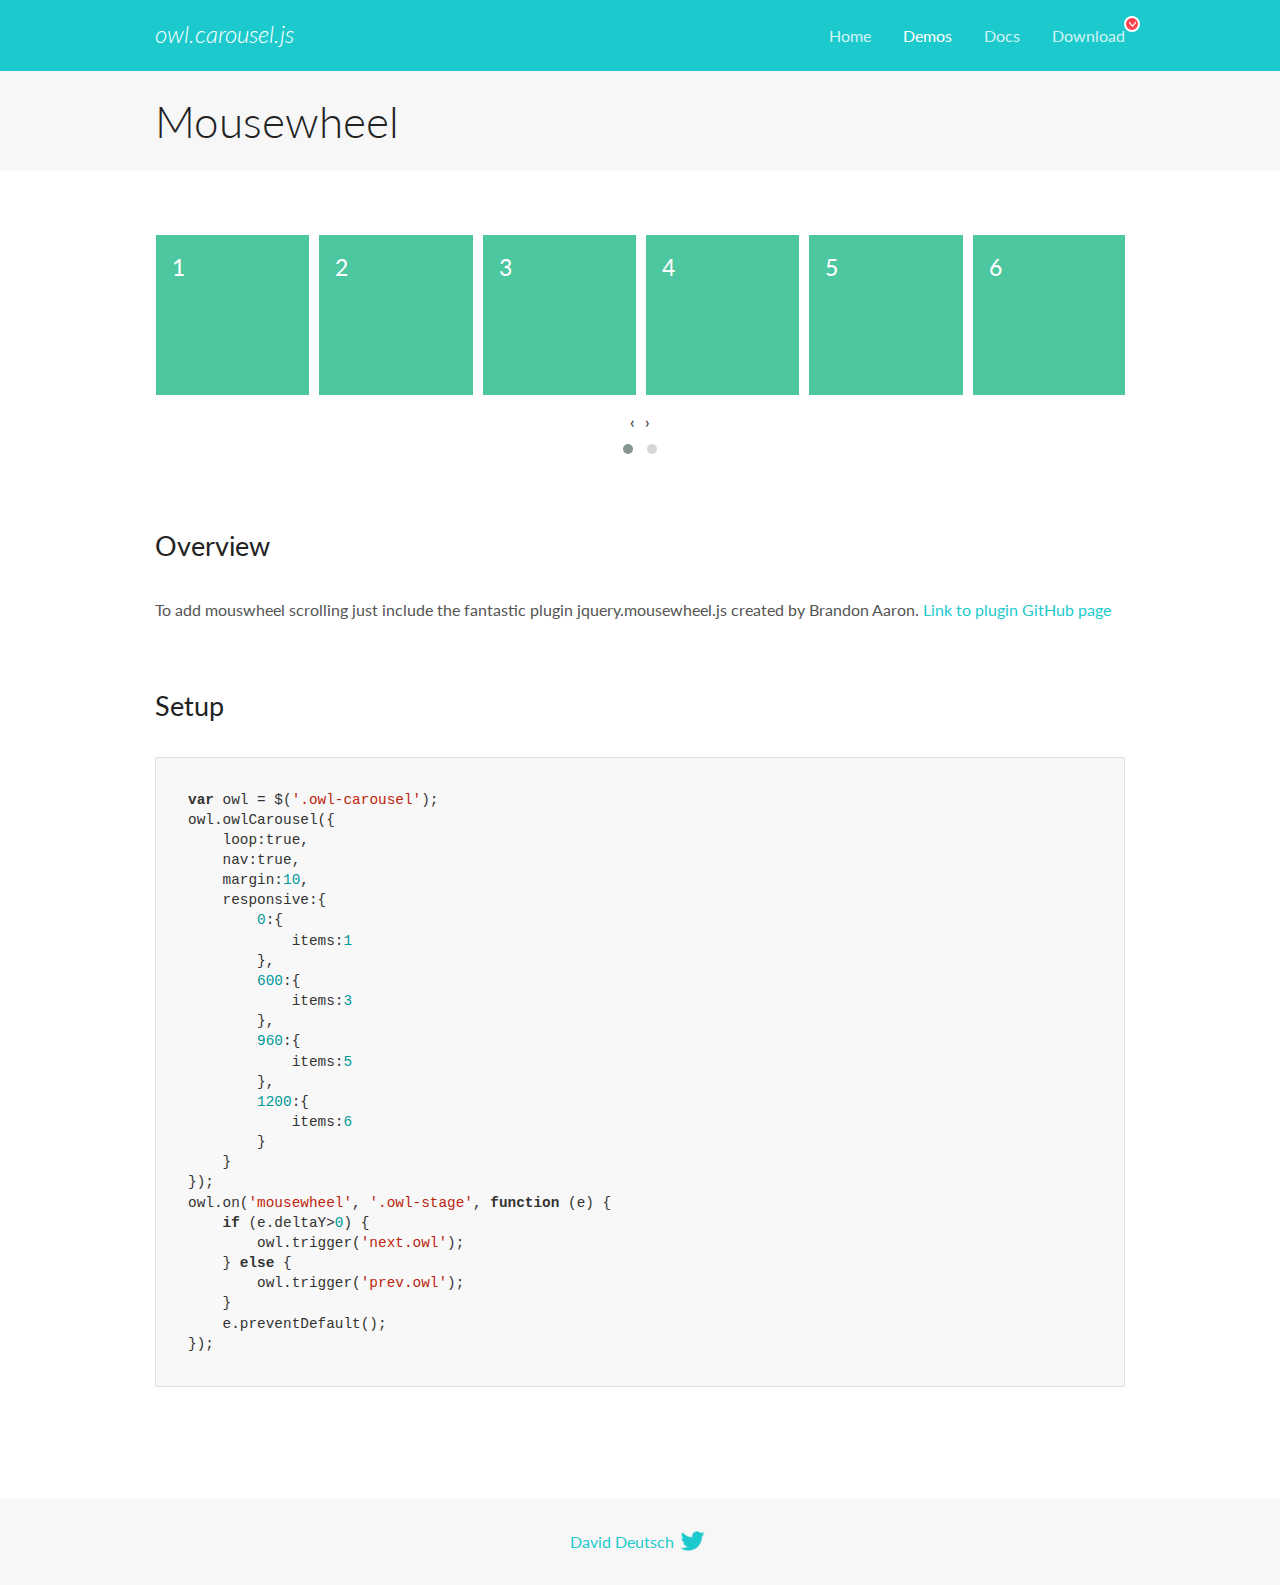
<file: cuda/assets/lib/OwlCarousel2-develop/docs/demos/mousewheel.html>
<!DOCTYPE html>
<html lang="en">
  <head>

    <!-- head -->
    <meta charset="utf-8">
    <meta name="msapplication-tap-highlight" content="no" />
    <meta name="viewport" content="width=device-width, initial-scale=1.0" />
    <meta name="description" content="Mousewheel usage demo">
    <meta name="author" content="David Deutsch">
    <title>
      Mousewheel Demo | Owl Carousel | 2.3.4
    </title>

    <!-- Stylesheets -->
    <link href='https://fonts.googleapis.com/css?family=Lato:300,400,700,400italic,300italic' rel='stylesheet' type='text/css'>
    <link rel="stylesheet" href="../assets/css/docs.theme.min.css">

    <!-- Owl Stylesheets -->
    <link rel="stylesheet" href="../assets/owlcarousel/assets/owl.carousel.min.css">
    <link rel="stylesheet" href="../assets/owlcarousel/assets/owl.theme.default.min.css">

    <!-- HTML5 shim and Respond.js IE8 support of HTML5 elements and media queries -->

    <!--[if lt IE 9]>
      <script src="https://oss.maxcdn.com/libs/html5shiv/3.7.0/html5shiv.js"></script>
      <script src="https://oss.maxcdn.com/libs/respond.js/1.3.0/respond.min.js"></script>
    <![endif]-->

    <!-- Favicons -->
    <link rel="apple-touch-icon-precomposed" sizes="144x144" href="../assets/ico/apple-touch-icon-144-precomposed.png">
    <link rel="shortcut icon" href="../assets/ico/favicon.png">
    <link rel="shortcut icon" href="favicon.ico">

    <!-- Yeah i know js should not be in header. Its required for demos.-->

    <!-- javascript -->
    <script src="../assets/vendors/jquery.min.js"></script>
    <script src="../assets/owlcarousel/owl.carousel.js"></script>
  </head>
  <body>

    <!-- header -->
    <header class="header">
      <div class="row">
        <div class="large-12 columns">
          <div class="brand left">
            <h3>
              <a href="/OwlCarousel2/">owl.carousel.js</a> 
            </h3>
          </div>
          <a id="toggle-nav" class="right">
            <span></span> <span></span> <span></span> 
          </a> 
          <div class="nav-bar">
            <ul class="clearfix">
              <li> <a href="/OwlCarousel2/index.html">Home</a>  </li>
              <li class="active">
                <a href="/OwlCarousel2/demos/demos.html">Demos</a> 
              </li>
              <li> <a href="/OwlCarousel2/docs/started-welcome.html">Docs</a>  </li>
              <li>
                <a href="https://github.com/OwlCarousel2/OwlCarousel2/archive/2.3.4.zip">Download</a> 
                <span class="download"></span> 
              </li>
            </ul>
          </div>
        </div>
      </div>
    </header>

    <!-- title -->
    <section class="title">
      <div class="row">
        <div class="large-12 columns">
          <h1>Mousewheel</h1>
        </div>
      </div>
    </section>

    <!--  Demos -->
    <section id="demos">
      <div class="row">
        <div class="large-12 columns">
          <div class="owl-carousel owl-theme">
            <div class="item">
              <h4>1</h4>
            </div>
            <div class="item">
              <h4>2</h4>
            </div>
            <div class="item">
              <h4>3</h4>
            </div>
            <div class="item">
              <h4>4</h4>
            </div>
            <div class="item">
              <h4>5</h4>
            </div>
            <div class="item">
              <h4>6</h4>
            </div>
            <div class="item">
              <h4>7</h4>
            </div>
            <div class="item">
              <h4>8</h4>
            </div>
            <div class="item">
              <h4>9</h4>
            </div>
            <div class="item">
              <h4>10</h4>
            </div>
            <div class="item">
              <h4>11</h4>
            </div>
            <div class="item">
              <h4>12</h4>
            </div>
          </div>
          <h3 id="overview">Overview</h3>
          <p>To add mouswheel scrolling just include the fantastic plugin jquery.mousewheel.js created by Brandon Aaron.
            <a href="https://github.com/brandonaaron/jquery-mousewheel">Link to plugin GitHub page</a> 
          </p>
          <h3 id="setup">Setup</h3>
          <pre><code>var owl = $(&#39;.owl-carousel&#39;);
owl.owlCarousel({
    loop:true,
    nav:true,
    margin:10,
    responsive:{
        0:{
            items:1
        },
        600:{
            items:3
        },            
        960:{
            items:5
        },
        1200:{
            items:6
        }
    }
});
owl.on(&#39;mousewheel&#39;, &#39;.owl-stage&#39;, function (e) {
    if (e.deltaY&gt;0) {
        owl.trigger(&#39;next.owl&#39;);
    } else {
        owl.trigger(&#39;prev.owl&#39;);
    }
    e.preventDefault();
});</code></pre>
          <script src="../assets/vendors/jquery.mousewheel.min.js"></script>
          <script>
            $(document).ready(function() {
              var owl = $('.owl-carousel');
              owl.owlCarousel({
                loop: true,
                nav: true,
                margin: 10,
                responsive: {
                  0: {
                    items: 1
                  },
                  600: {
                    items: 3
                  },
                  960: {
                    items: 5
                  },
                  1200: {
                    items: 6
                  }
                }
              });
              owl.on('mousewheel', '.owl-stage', function(e) {
                if (e.deltaY > 0) {
                  owl.trigger('next.owl');
                } else {
                  owl.trigger('prev.owl');
                }
                e.preventDefault();
              });
            })
          </script>
        </div>
      </div>
    </section>

    <!-- footer -->
    <footer class="footer">
      <div class="row">
        <div class="large-12 columns">
          <h5>
            <a href="/OwlCarousel2/docs/support-contact.html">David Deutsch</a> 
            <a id="custom-tweet-button" href="https://twitter.com/share?url=https://github.com/OwlCarousel2/OwlCarousel2&text=Owl Carousel - This is so awesome! " target="_blank"></a> 
          </h5>
        </div>
      </div>
    </footer>

    <!-- vendors -->
    <script src="../assets/vendors/highlight.js"></script>
    <script src="../assets/js/app.js"></script>
  </body>
</html>
</file>
<file: cuda/style.css>
/* Google Fonts - Titillium Web */
@import url('https://fonts.googleapis.com/css2?family=Titillium+Web:wght@400;600;700&display=swap');

body {
  font-family: 'Titillium Web', sans-serif;
}

.header-area {
  background-color: #86509C;
}

.header-area nav ul li a {
  border-radius: 5px;
  padding: 5px 30px;
}

.header-area nav ul li a:hover {
  background-color: #643A79;
  color: white;
}

.header-area .hero-area {
  margin: 150px 0;
}

.header-area .hero-area h1 {
  color: white;
  font-weight: 700;
  font-size: 42px;
  width: 70%;
  margin: auto;
  margin-bottom: 60px;
  line-height: 48px;
}

.header-area .hero-area a {
  background-color: #EB7D4C;
  color: white;
  text-transform: uppercase;
  padding: 10px 50px;
  border-radius: 3px;
  border: 3px solid transparent;
  border-bottom: 3px solid #c86a40;
  font-size: 0.9em;
  font-size: 18px;
}

.header-area .hero-area a:hover {
  border: 3px solid #EB7D4C;
  background-color: transparent;
}
/* header area css code end */

/* services area css code start */
.services-area {
  padding: 120px 0;
  background-color: #18C2A5;
}

.services-area .section-top {
  text-align: center;
  margin-bottom: 80px;
}

.services-area .section-top .section-title {
  position: relative;
  color: white;
  text-transform: uppercase;
  font-size: 40px;
  font-weight: 600;
  margin-bottom: 50px;
}

.services-area .section-top .section-title::after {
  position: absolute;
  left: 50%;
  bottom: -23px;
  transform: translateX(-50%);
  content: '';
  width: 85px;
  height: 4px;
  background-color: #14a58c;
}

.services-area .section-top .section-desc {
  color: white;
  opacity: 0.8;
  width: 40%;
  margin: auto;
}

@media (max-width: 991px) {
  .services-area .section-top .section-desc {
    width: 80%;
  }
}

@media (max-width: 767px) {
  .services-area .section-top .section-desc {
    width: 100%;
  }
}

.services-area .section-contents .item {
  display: flex;
  flex-direction: column;
  align-items: center;
}

.services-area .section-contents .item .icon img {
  height: 125px;
}

.services-area .section-contents .item .icon {
  margin-bottom: 60px;
}

.services-area .section-contents .item strong {
  margin-bottom: 30px;
  color: white;
  font-size: 24px;
  text-transform: uppercase;
}

.services-area .section-contents .item p {
  text-align: center;
  color: white;
  opacity: 0.8;
}
/* services area css code end */

/* team area css code start */
.team-area {
  padding: 120px 0;
  background-color: #e7f1f8;
}

.team-area .section-top {
  text-align: center;
  margin-bottom: 80px;
}

.team-area .section-top .section-title {
  position: relative;
  color: #3c4761;
  text-transform: uppercase;
  font-size: 40px;
  font-weight: 600;
  margin-bottom: 50px;
}

.team-area .section-top .section-title::after {
  position: absolute;
  left: 50%;
  bottom: -23px;
  transform: translateX(-50%);
  content: '';
  width: 85px;
  height: 4px;
  background-color: #c8d9e5;
}

.team-area .section-top .section-desc {
  color: #3c4761;
  opacity: 0.8;
  width: 40%;
  margin: auto;
}

@media (max-width: 991px) {
  .team-area .section-top .section-desc {
    width: 80%;
  }
}

@media (max-width: 767px) {
  .team-area .section-top .section-desc {
    width: 100%;
  }
}

.team-area .section-contents .all-team-member .team-member {
  text-align: center;
}

.team-area .section-contents .all-team-member .team-member .profile-image {
  display: block;
  border-radius: 50%;
  max-width: 200px;
  max-height: 200px;
  margin: auto;
  margin-bottom: 30px;
}

.team-area .section-contents .all-team-member .team-member .profile-name {
  display: block;
  font-size: 24px;
  text-transform: uppercase;
  color: #3c4761;
}

.team-area .section-contents .all-team-member .team-member .member-position {
  display: block;
  font-size: 16px;
  color: #30bae7;
}

.team-area .section-contents .all-team-member .team-member .social-links {
  display: flex;
  justify-content: center;
  align-items: center;
  gap: 10px;
  list-style: none;
  margin: 0;
  padding: 0;
}

.team-area .section-contents .all-team-member .team-member .social-links li a svg {
  background-color: #c8d9e5;
  color: #fff;
  padding: 6px;
  font-size: 14px;
  width: 14px;
  height: 14px;
  border-radius: 50%;
}
/* team area css code end */
</file>
